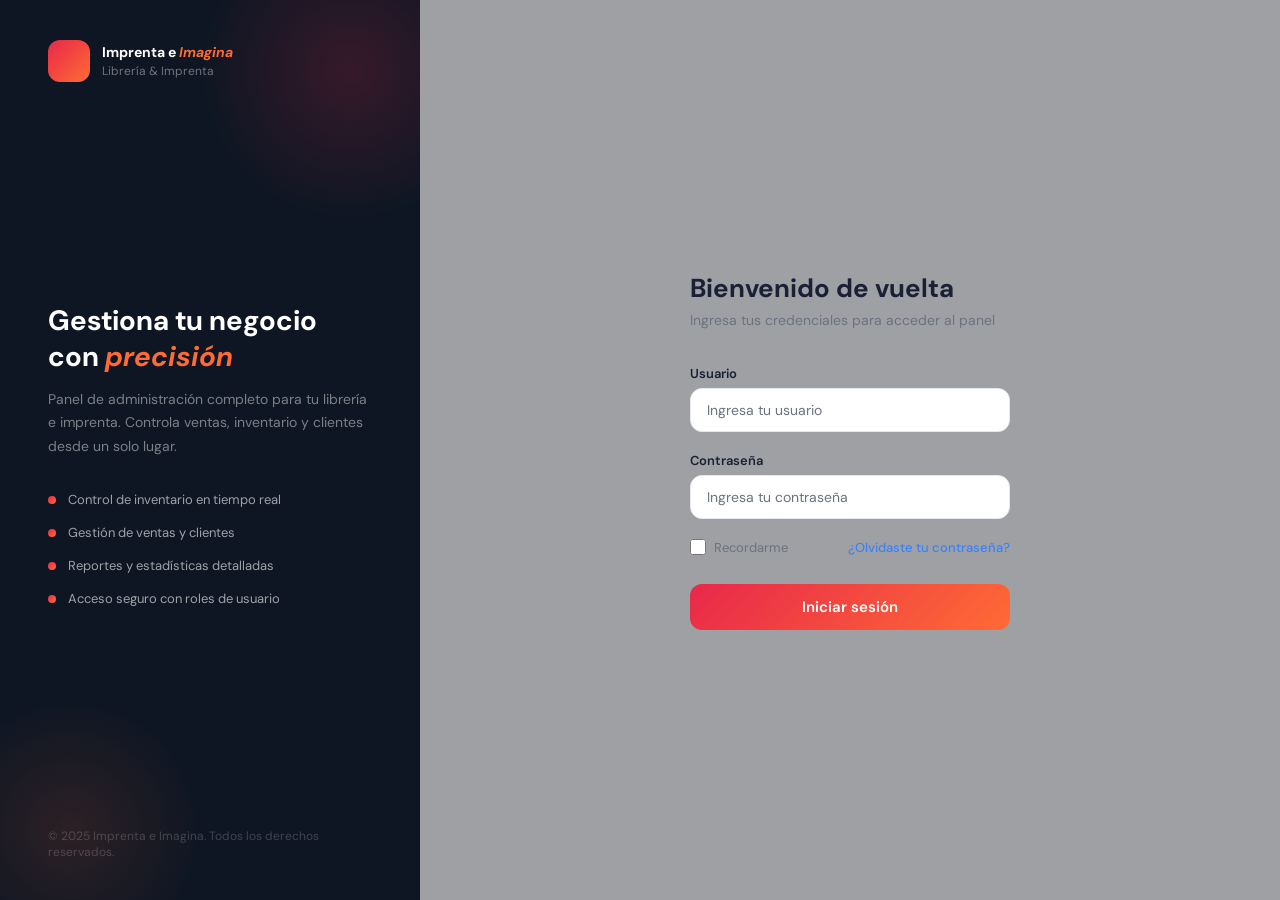
<file: Libreria/index.html>
<!DOCTYPE html>
<html lang="es">

<head>
<script>

const sesion = localStorage.getItem("login");

if(sesion !== "true"){
    window.location.href = "./Admin/login.html";
}

</script>

  <meta charset="UTF-8" />
  <meta name="viewport" content="width=device-width, initial-scale=1.0" />
  <title>Imprenta e Imagina – Dashboard</title>
  <link rel="stylesheet" href="css/global.css" />
  <link rel="stylesheet" href="css/dashboard.css" />
  
</head>
<body>

  <!-- ═══════════════════ SIDEBAR ═══════════════════ -->
  <aside class="sidebar">
    <div class="brand">
      <div class="brand-icon"></div>
      <div class="brand-text">
        <strong>Imprenta e <em>Imagina</em></strong>
        <span>Librería &amp; Imprenta</span>
      </div>
    </div>

    <nav class="sidebar-nav">
        <a href="../Libreria/Admin/nosotros.html" class="nav-item"><span class="nav-icon"></span> Nosotros
      <a href="../index.html"    class="nav-item"><span class="nav-icon"></span> Dashboard</a>
      <a href="../Libreria/Admin/productos.html"   class="nav-item"><span class="nav-icon"></span> Productos</a>
      <a href="../Libreria/Admin/clientes.html"    class="nav-item"><span class="nav-icon"></span> Clientes</a>
      <a href="../Libreria/Admin/ventas.html"      class="nav-item"><span class="nav-icon"></span> Ventas</a>
      <a href="../Libreria/Admin/inventario.html"  class="nav-item"><span class="nav-icon"></span> Inventario</a>
     
    </nav>

    <div class="sidebar-quick">
      <p class="quick-title">Accesos rápidos</p>
      <a href="../Libreria/Admin/productos.html" class="quick-link"><span></span> Nuevo producto</a>
      <a href="#" class="quick-link"><span></span> Categorías</a>
      <a href="#" class="quick-link"><span></span> Proveedores</a>
      <a href="#" class="quick-link"><span></span> Importar productos</a>
    </div>

    <div class="sidebar-footer">
      <div class="brand-icon"></div>
      <div>
        <strong>Imprenta e <em>Imagina</em></strong>
        <span>Librería &amp; Imprenta</span>
      </div>
    </div>
    <p class="sidebar-copy">© 2025 Todos los derechos reservados</p>
  </aside>

  <!-- ═══════════════════ MAIN ═══════════════════ -->
  <main class="main">

    <!-- TOPBAR -->
    <header class="topbar">
      <div class="page-title">
        <span class="page-title-icon"></span>
        <div>
          <h1>Dashboard</h1>
          <p>Resumen general del negocio</p>
        </div>
      </div>
      <div class="topbar-actions">
        <div class="date-badge"> Abril 2025</div>
        <button class="notif-btn"> <span class="badge">3</span></button>
        <div class="admin-info">
          <div class="avatar">A</div>
          <div>
            <strong>Admin</strong>
            <span>Administrador</span>
          </div>
        </div>
      </div>
    </header>

    <!-- BIENVENIDA -->
    <div class="welcome-banner">
      <div class="welcome-text">
        <h2>¡Buenos días, Admin! </h2>
        <p>Aquí tienes un resumen de cómo va el negocio hoy.</p>
      </div>
      <div class="welcome-actions">
        <a href="../Libreria/Admin/ventas.html" class="btn-primary"> Nueva venta</a>
        <a href="../Libreria/Admin/reportes.html" class="btn-secondary btn-primary"> Ver reportes</a>
      </div>
    </div>

    <!-- STATS PRINCIPALES -->
    <section class="stats">
      <div class="stat-card">
        <div class="stat-icon blue"></div>
        <div class="stat-body">
          <p class="stat-label">Ventas hoy</p>
          <strong class="stat-value">S/ 1,240</strong>
          <span class="stat-trend up">↑ 12% vs ayer</span>
        </div>
      </div>
      <div class="stat-card">
        <div class="stat-icon green"></div>
        <div class="stat-body">
          <p class="stat-label">Pedidos del mes</p>
          <strong class="stat-value">384</strong>
          <span class="stat-trend up">↑ 8% vs mes anterior</span>
        </div>
      </div>
      <div class="stat-card">
        <div class="stat-icon yellow"></div>
        <div class="stat-body">
          <p class="stat-label">Clientes activos</p>
          <strong class="stat-value">127</strong>
          <span class="stat-trend up">↑ 5 nuevos esta semana</span>
        </div>
      </div>
      <div class="stat-card">
        <div class="stat-icon red"></div>
        <div class="stat-body">
          <p class="stat-label">Productos sin stock</p>
          <strong class="stat-value">28</strong>
          <span class="stat-trend down">↓ Requieren reposición</span>
        </div>
      </div>
    </section>

    <!-- FILA CENTRAL: Ventas recientes + Actividad -->
    <div class="dash-grid">

      <!-- Ventas recientes -->
      <div class="card">
        <div class="card-header">
          <div>
            <p class="card-title">Ventas recientes</p>
            <p class="card-subtitle">Últimas transacciones del día</p>
          </div>
          <a href="../Libreria/Admin/ventas.html" class="card-link">Ver todas →</a>
        </div>
        
        <div class="table-wrap">
          <table>
            <thead>
              <tr>
                <th>Cliente</th>
                <th>Productos</th>
                <th>Total</th>
                <th>Estado</th>
              </tr>
            </thead>
            <tbody>
              <tr>
                <td>
                  <div class="client-cell">
                    <div class="client-avatar" style="background:#3b82f6">M</div>
                    <div>
                      <strong>María García</strong>
                      <span class="sub-text">hace 10 min</span>
                    </div>
                  </div>
                </td>
                <td>Cuadernos x3, Lapiceros x5</td>
                <td><strong>S/ 29.50</strong></td>
                <td><span class="status status-green">Completado</span></td>
              </tr>
              <tr>
                <td>
                  <div class="client-cell">
                    <div class="client-avatar" style="background:#a855f7">C</div>
                    <div>
                      <strong>Carlos Ruiz</strong>
                      <span class="sub-text">hace 42 min</span>
                    </div>
                  </div>
                </td>
                <td>Resmas A4 x2, Folder x10</td>
                <td><strong>S/ 45.00</strong></td>
                <td><span class="status status-green">Completado</span></td>
              </tr>
              <tr>
                <td>
                  <div class="client-cell">
                    <div class="client-avatar" style="background:#f59e0b">L</div>
                    <div>
                      <strong>Lucía Torres</strong>
                      <span class="sub-text">hace 1 hora</span>
                    </div>
                  </div>
                </td>
                <td>Impresión A4 x50</td>
                <td><strong>S/ 15.00</strong></td>
                <td><span class="status status-yellow">Pendiente</span></td>
              </tr>
              <tr>
                <td>
                  <div class="client-cell">
                    <div class="client-avatar" style="background:#22c55e">R</div>
                    <div>
                      <strong>Roberto Silva</strong>
                      <span class="sub-text">hace 2 horas</span>
                    </div>
                  </div>
                </td>
                <td>Engrapadora x1, Goma x2</td>
                <td><strong>S/ 21.00</strong></td>
                <td><span class="status status-green">Completado</span></td>
              </tr>
              <tr>
                <td>
                  <div class="client-cell">
                    <div class="client-avatar" style="background:#ef4444">A</div>
                    <div>
                      <strong>Ana Paredes</strong>
                      <span class="sub-text">hace 3 horas</span>
                    </div>
                  </div>
                </td>
                <td>Cuaderno espiral x2</td>
                <td><strong>S/ 11.00</strong></td>
                <td><span class="status status-red">Cancelado</span></td>
              </tr>
            </tbody>
          </table>
        </div>
      </div>
  </main>
</body>

<script src="./js/app.js"></script>
</html>
</file>
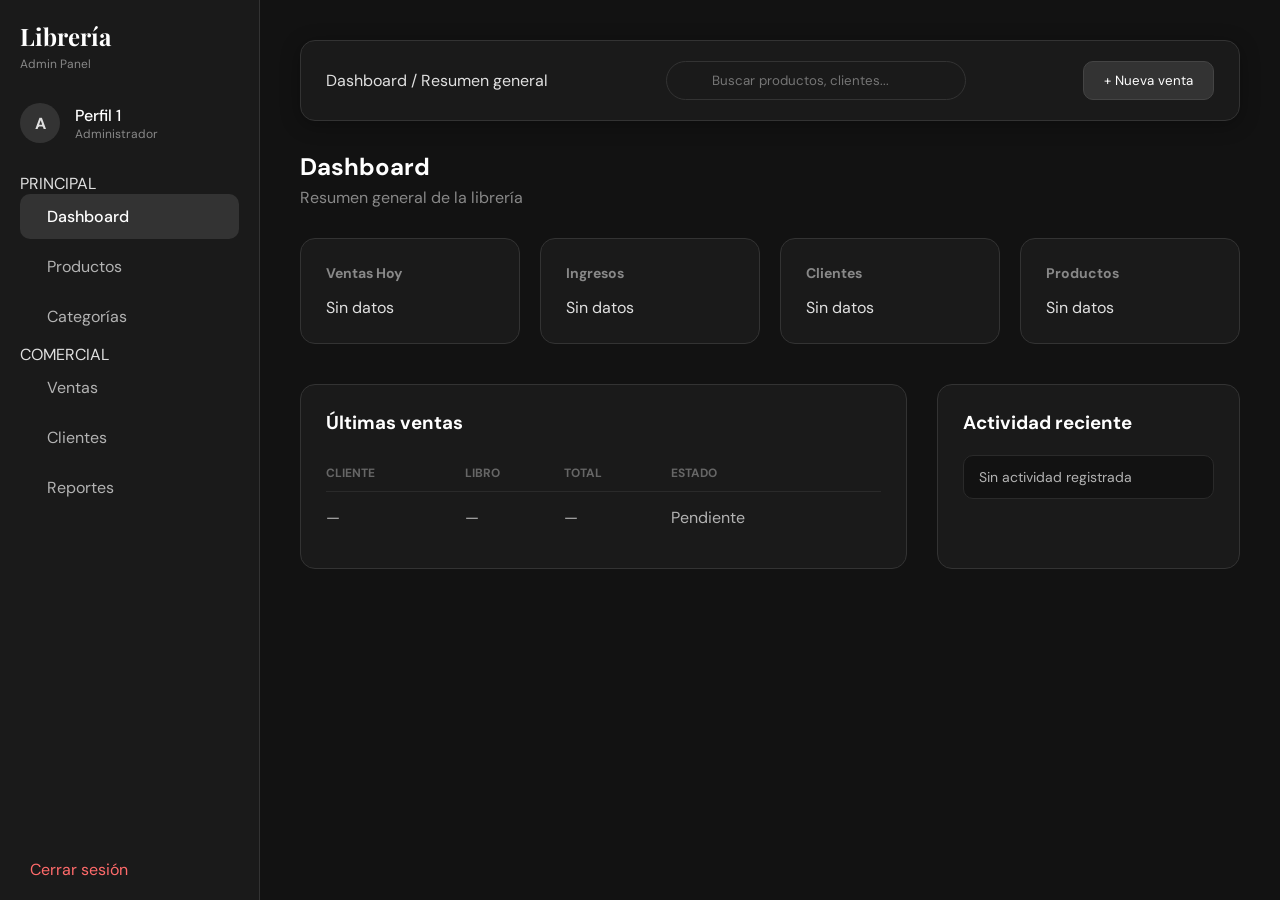
<file: Libreria/Admin/index.html>
<!DOCTYPE html>
<html lang="es">
<head>
  <meta charset="UTF-8" />
  <meta name="viewport" content="width=device-width, initial-scale=1.0"/>
  <title>Librería – Dashboard Admin</title>

  <link href="https://fonts.googleapis.com/css2?family=Playfair+Display:wght@600;700&family=DM+Sans:wght@300;400;500;600&display=swap" rel="stylesheet"/>
  <link rel="stylesheet" href="../assets/css/admin.css"/>

  <style>
    .panel {
      display: none;
    }
    .panel.active {
      display: block;
    }
  </style>
</head>

<body>

<div class="dashboard-container">

  <!-- SIDEBAR -->
  <aside class="sidebar">
    <div class="brand">
      <h1>Librería</h1>
      <span>Admin Panel</span>
    </div>

    <div class="user-profile">
      <div class="avatar">A</div>
      <div class="info">
        <p class="name">Perfil 1</p>
        <p class="role">Administrador</p>
      </div>
    </div>

    <nav class="menu">
      <p class="menu-label">PRINCIPAL</p>
      <ul>
        <li class="active" onclick="showPanel('dashboard')">
          <i class="ph ph-squares-four"></i> Dashboard
        </li>

        <li onclick="showPanel('productos')">
          <i class="ph ph-books"></i> Productos
        </li>

        <li onclick="showPanel('categorias')">
          <i class="ph ph-tag"></i> Categorías
        </li>
      </ul>

      <p class="menu-label">COMERCIAL</p>
      <ul>
        <li onclick="showPanel('ventas')">
          <i class="ph ph-receipt"></i> Ventas
        </li>

        <li onclick="showPanel('clientes')">
          <i class="ph ph-users"></i> Clientes
        </li>

        <li onclick="showPanel('reportes')">
          <i class="ph ph-chart-bar"></i> Reportes
        </li>
      </ul>
    </nav>

    <div class="logout">
      <i class="ph ph-sign-out"></i> Cerrar sesión
    </div>
  </aside>

  <!-- MAIN -->
  <main class="content">

    <!-- HEADER -->
    <header class="main-header">
      <div class="breadcrumb">Dashboard / Resumen general</div>
      <div class="search-bar">
        <i class="ph ph-magnifying-glass"></i>
        <input type="text" placeholder="Buscar productos, clientes...">
      </div>
      <button class="btn-primary">+ Nueva venta</button>
    </header>

    <!-- DASHBOARD -->
    <div id="dashboard" class="panel active">

      <section class="overview">
        <h2>Dashboard</h2>
        <p class="subtitle">Resumen general de la librería</p>

        <div class="stats-grid">
          <div class="stat-card"><h3>Ventas Hoy</h3><p>Sin datos</p></div>
          <div class="stat-card"><h3>Ingresos</h3><p>Sin datos</p></div>
          <div class="stat-card"><h3>Clientes</h3><p>Sin datos</p></div>
          <div class="stat-card"><h3>Productos</h3><p>Sin datos</p></div>
        </div>
      </section>

      <section class="details-section">
        <div class="recent-sales card">
          <h3>Últimas ventas</h3>
          <table>
            <tr><th>CLIENTE</th><th>LIBRO</th><th>TOTAL</th><th>ESTADO</th></tr>
            <tr><td>—</td><td>—</td><td>—</td><td>Pendiente</td></tr>
          </table>
        </div>

        <div class="recent-activity card">
          <h3>Actividad reciente</h3>
          <ul>
            <li>Sin actividad registrada</li>
          </ul>
        </div>
      </section>

    </div>

    <!-- PRODUCTOS -->
    <div id="productos" class="panel">

    <header class="main-header">
        <div class="breadcrumb">Dashboard / Productos</div>
        <div class="search-bar">
            <i class="ph ph-magnifying-glass"></i>
            <input type="text" placeholder="Buscar por nombre, autor o ISBN...">
        </div>
        <button class="btn-primary">+ Agregar Producto</button>
    </header>

    <section class="inventory-section">
        <div class="card">
            <div class="card-header">
                <h2>Inventario de Libros</h2>

                <div class="filters">
                    <span>Filtrar por:</span>
                    <select>
                        <option>Todas las categorías</option>
                        <option>Novela</option>
                        <option>Educación</option>
                    </select>
                </div>
            </div>

            <table>
                <thead>
                    <tr>
                        <th>CÓDIGO</th>
                        <th>TÍTULO</th>
                        <th>AUTOR</th>
                        <th>STOCK</th>
                        <th>PRECIO</th>
                        <th>ACCIONES</th>
                    </tr>
                </thead>

                <tbody>
                    <tr>
                        <td>#B-1024</td>
                        <td>El Principito</td>
                        <td>Antoine de Saint-Exupéry</td>
                        <td><span class="stock-badge low">5 unidades</span></td>
                        <td>S/12.50</td>
                        <td>
                            <button class="btn-icon"><i class="ph ph-pencil"></i></button>
                            <button class="btn-icon"><i class="ph ph-trash"></i></button>
                        </td>
                    </tr>
                </tbody>
            </table>
        </div>
    </section>

</div>

    <!-- CLIENTES -->
    <div id="clientes" class="panel">
      <h2>Clientes</h2>
      <div class="card">
        <p>Lista de clientes</p>
      </div>
    </div>

    <!-- VENTAS -->
    <div id="ventas" class="panel">
      <h2>Ventas</h2>
      <div class="card">
        <p>Registro de ventas</p>
      </div>
    </div>

    <!-- CATEGORÍAS -->
    <div id="categorias" class="panel">
      <h2>Categorías</h2>
      <div class="card">
        <p>Tipos de libros</p>
      </div>
    </div>

    <!-- REPORTES -->
    <div id="reportes" class="panel">
      <h2>Reportes</h2>
      <div class="card">
        <p>Estadísticas del sistema</p>
      </div>
    </div>

  </main>

</div>
 <script src="../assets/js/app.js"></script>
</body>
</html>
</file>
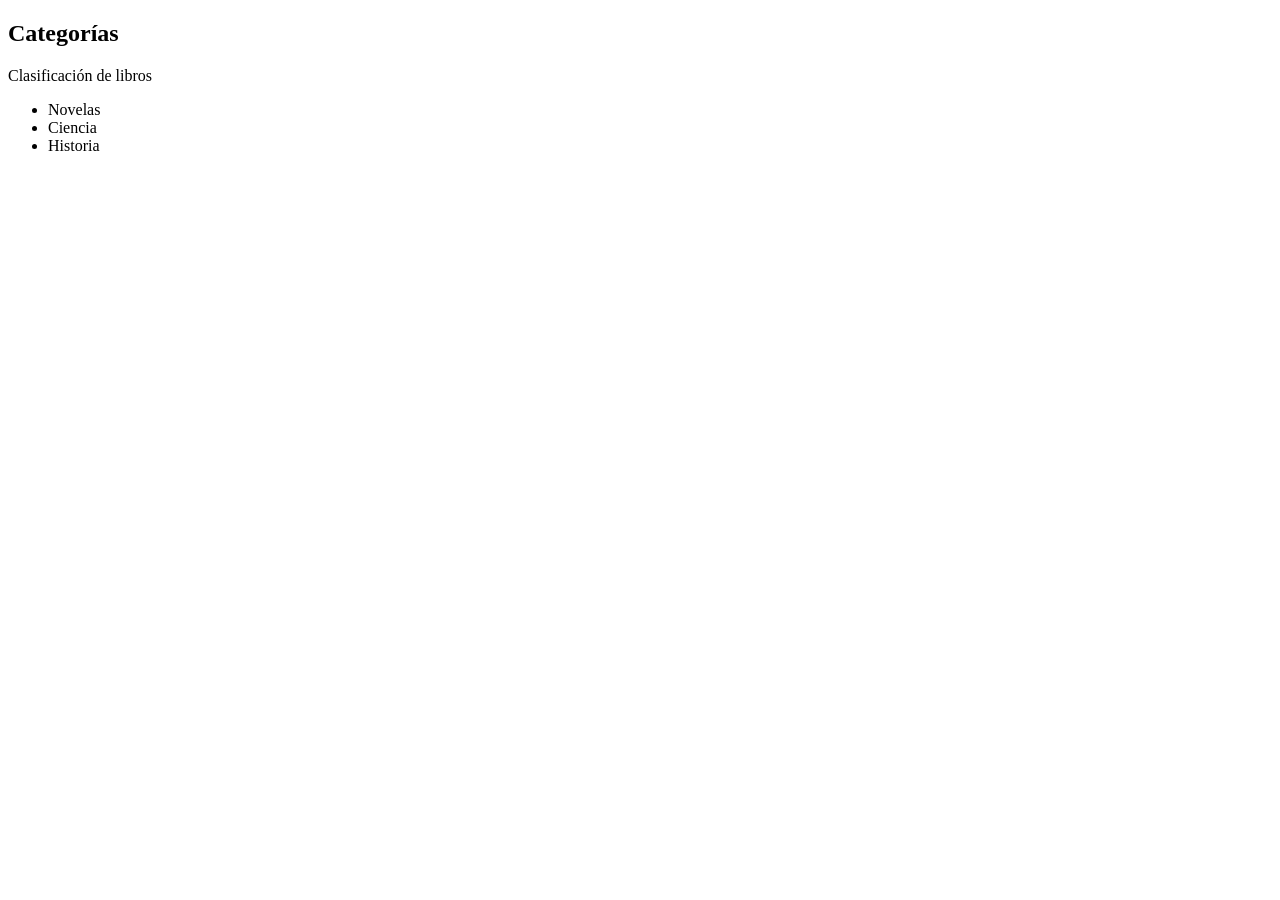
<file: Libreria/Admin/categorias.html>
<!DOCTYPE html>
<html lang="es">
<head>
    <meta charset="UTF-8">
    <meta name="viewport" content="width=device-width, initial-scale=1.0">
    <title>Document</title>
</head>
<body>
    <h2>Categorías</h2>
<p class="subtitle">Clasificación de libros</p>

<div class="card">
  <ul>
    <li>Novelas</li>
    <li>Ciencia</li>
    <li>Historia</li>
  </ul>
</div>

</body>
</html>
</file>
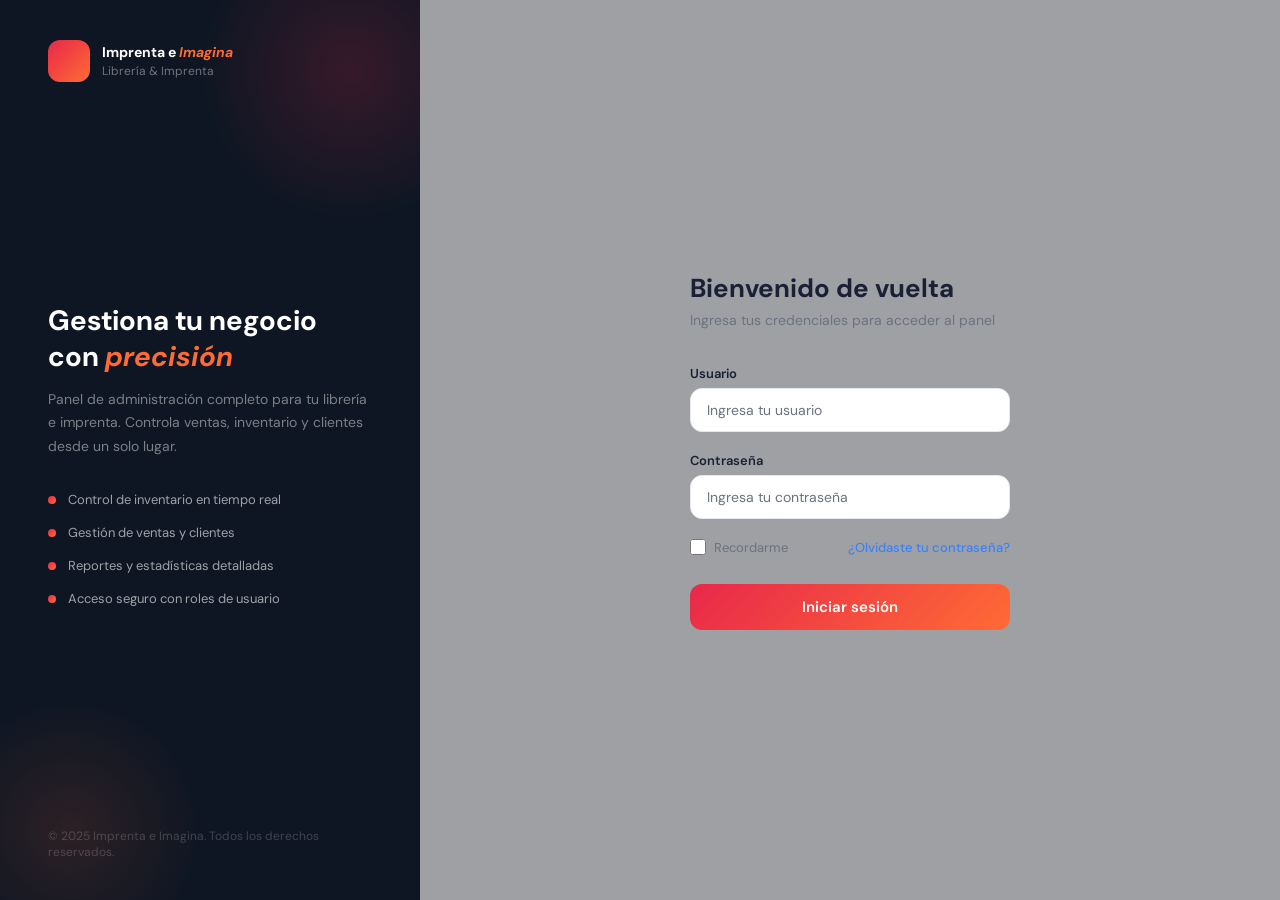
<file: Libreria/Admin/inventario.html>
<!DOCTYPE html>
<html lang="es">
<script>
  const login = localStorage.getItem("login");
  if(login !== "true") window.location.href = "./login.html";
</script>
<head>
  <meta charset="UTF-8" />
  <meta name="viewport" content="width=device-width, initial-scale=1.0" />
  <title>Imprenta e Imagina – Inventario</title>
  <link rel="stylesheet" href="../css/global.css" />
</head>
<body>

  <aside class="sidebar">
    <div class="brand">
      <div class="brand-icon"></div>
      <div class="brand-text">
        <strong>Imprenta e <em>Imagina</em></strong>
        <span>Librería &amp; Imprenta</span>
      </div>
    </div>
    <nav class="sidebar-nav">
      <a href="nosotros.html" class="nav-item"><span class="nav-icon"></span> Nosotros
      <a href="../index.html"    class="nav-item"><span class="nav-icon"></span> Dashboard</a>
      <a href="productos.html"      class="nav-item"><span class="nav-icon"></span> Productos</a>
      <a href="clientes.html"       class="nav-item"><span class="nav-icon"></span> Clientes</a>
      <a href="ventas.html"         class="nav-item"><span class="nav-icon"></span> Ventas</a>
      <a href="inventario.html"     class="nav-item active"><span class="nav-icon"></span> Inventario</a>
    </nav>
    <div class="sidebar-quick">
      <p class="quick-title">Accesos rápidos</p>
      <a href="productos.html" class="quick-link"><span></span> Nuevo producto</a>
      <a href="#" class="quick-link"><span></span> Categorías</a>
      <a href="#" class="quick-link"><span></span> Proveedores</a>
      <a href="#" class="quick-link"><span></span> Importar productos</a>
    </div>
    <div class="sidebar-footer">
      <div class="brand-icon"></div>
      <div>
        <strong>Imprenta e <em>Imagina</em></strong>
        <span>Librería &amp; Imprenta</span>
      </div>
    </div>
    <p class="sidebar-copy">© 2025 Todos los derechos reservados</p>
  </aside>

  <main class="main">

    <header class="topbar">
      <div class="page-title">
        <div class="page-title-icon"></div>
        <div>
          <h1>Inventario</h1>
          <p>Control de stock y existencias</p>
        </div>
      </div>
      <div class="topbar-actions">
        <div class="date-badge">📅 Abril 2025</div>
        <button class="notif-btn">🔔<span class="badge">3</span></button>
        <div class="admin-info">
          <div class="avatar">A</div>
          <div>
            <strong>Admin</strong>
            <span>Administrador</span>
          </div>
        </div>
      </div>
    </header>

    <section class="stats">
      <div class="stat-card">
        <div class="stat-icon blue"></div>
        <div>
          <p class="stat-label">Total productos</p>
          <strong class="stat-value">248</strong>
          <span class="stat-sub">En 6 categorías</span>
        </div>
      </div>
      <div class="stat-card">
        <div class="stat-icon yellow"></div>
        <div>
          <p class="stat-label">Stock bajo</p>
          <strong class="stat-value">18</strong>
          <span class="stat-sub">Por debajo del mínimo</span>
        </div>
      </div>
      <div class="stat-card">
        <div class="stat-icon red"></div>
        <div>
          <p class="stat-label">Sin stock</p>
          <strong class="stat-value">10</strong>
          <span class="stat-sub">Requieren reposición</span>
        </div>
      </div>
      <div class="stat-card">
        <div class="stat-icon green"></div>
        <div>
          <p class="stat-label">Valor del inventario</p>
          <strong class="stat-value">S/ 24,380</strong>
          <span class="stat-sub">Costo total en stock</span>
        </div>
      </div>
    </section>

    <div class="ventas-layout">

      <!-- TABLA -->
      <div>
        <div class="toolbar">
          <div class="search-wrap">
            <span class="search-icon">🔍</span>
            <input type="text" placeholder="Buscar producto por nombre o código..." />
          </div>
          <button class="btn-filter">Categoría ▾</button>
          <button class="btn-filter">Stock ▾</button>
          <button class="btn-primary btn-secondary">⬇ Exportar</button>
          <button class="btn-primary">＋ Ajuste de stock</button>
        </div>

        <div class="table-wrap" style="margin-top:16px;">
          <div style="padding:0 16px;">
            <div class="tabs">
              <button class="tab active">Todos <span class="tab-count">248</span></button>
              <button class="tab">Normal <span class="tab-count">220</span></button>
              <button class="tab">Stock bajo <span class="tab-count">18</span></button>
              <button class="tab">Sin stock <span class="tab-count">10</span></button>
            </div>
          </div>

          <table>
            <thead>
              <tr>
                <th>Producto</th>
                <th>Categoría</th>
                <th>Stock actual</th>
                <th>Mínimo</th>
                <th>Nivel</th>
                <th>P. Costo</th>
                <th>P. Venta</th>
                <th>Estado</th>
                <th>Acciones</th>
              </tr>
            </thead>
            <tbody>
              <tr>
                <td>
                  <div class="cell-with-thumb">
                    <span class="cell-thumb">📓</span>
                    <div>
                      <strong>Cuaderno A4 cuadriculado</strong>
                      <span class="sub-text col-code">COD-0021</span>
                    </div>
                  </div>
                </td>
                <td><span class="tag tag-blue">Cuadernos</span></td>
                <td><strong>142</strong></td>
                <td><span class="sub-text">20</span></td>
                <td>
                  <div class="stock-bar">
                    <div class="stock-fill" style="width:90%;background:#22c55e"></div>
                  </div>
                </td>
                <td>S/ 2.50</td>
                <td>S/ 4.50</td>
                <td><span class="status status-green">Normal</span></td>
                <td>
                  <div class="actions">
                    <button class="act-btn view">👁</button>
                    <button class="act-btn edit">✏️</button>
                    <button class="act-btn">⋯</button>
                  </div>
                </td>
              </tr>
              <tr>
                <td>
                  <div class="cell-with-thumb">
                    <span class="cell-thumb">🖨</span>
                    <div>
                      <strong>Resma papel bond A4 75g</strong>
                      <span class="sub-text col-code">COD-0008</span>
                    </div>
                  </div>
                </td>
                <td><span class="tag tag-purple">Papel</span></td>
                <td><strong>55</strong></td>
                <td><span class="sub-text">30</span></td>
                <td>
                  <div class="stock-bar">
                    <div class="stock-fill" style="width:65%;background:#22c55e"></div>
                  </div>
                </td>
                <td>S/ 12.00</td>
                <td>S/ 18.00</td>
                <td><span class="status status-green">Normal</span></td>
                <td>
                  <div class="actions">
                    <button class="act-btn view">👁</button>
                    <button class="act-btn edit">✏️</button>
                    <button class="act-btn">⋯</button>
                  </div>
                </td>
              </tr>
              <tr>
                <td>
                  <div class="cell-with-thumb">
                    <span class="cell-thumb">🖊</span>
                    <div>
                      <strong>Lapicero azul Faber-Castell</strong>
                      <span class="sub-text col-code">COD-0003</span>
                    </div>
                  </div>
                </td>
                <td><span class="tag tag-yellow">Útiles</span></td>
                <td><strong>14</strong></td>
                <td><span class="sub-text">50</span></td>
                <td>
                  <div class="stock-bar">
                    <div class="stock-fill" style="width:18%;background:#f59e0b"></div>
                  </div>
                </td>
                <td>S/ 0.80</td>
                <td>S/ 1.50</td>
                <td><span class="status status-yellow">Stock bajo</span></td>
                <td>
                  <div class="actions">
                    <button class="act-btn view">👁</button>
                    <button class="act-btn edit">✏️</button>
                    <button class="act-btn">⋯</button>
                  </div>
                </td>
              </tr>
              <tr>
                <td>
                  <div class="cell-with-thumb">
                    <span class="cell-thumb">🖨</span>
                    <div>
                      <strong>Tóner HP 85A negro</strong>
                      <span class="sub-text col-code">COD-0047</span>
                    </div>
                  </div>
                </td>
                <td><span class="tag tag-gray">Imprenta</span></td>
                <td><strong>0</strong></td>
                <td><span class="sub-text">5</span></td>
                <td>
                  <div class="stock-bar">
                    <div class="stock-fill" style="width:0%;background:#ef4444"></div>
                  </div>
                </td>
                <td>S/ 85.00</td>
                <td>S/ 120.00</td>
                <td><span class="status status-red">Sin stock</span></td>
                <td>
                  <div class="actions">
                    <button class="act-btn view">👁</button>
                    <button class="act-btn edit">✏️</button>
                    <button class="act-btn">⋯</button>
                  </div>
                </td>
              </tr>
              <tr>
                <td>
                  <div class="cell-with-thumb">
                    <span class="cell-thumb">📁</span>
                    <div>
                      <strong>Folder manila A4</strong>
                      <span class="sub-text col-code">COD-0015</span>
                    </div>
                  </div>
                </td>
                <td><span class="tag tag-yellow">Útiles</span></td>
                <td><strong>8</strong></td>
                <td><span class="sub-text">25</span></td>
                <td>
                  <div class="stock-bar">
                    <div class="stock-fill" style="width:22%;background:#f59e0b"></div>
                  </div>
                </td>
                <td>S/ 0.30</td>
                <td>S/ 0.70</td>
                <td><span class="status status-yellow">Stock bajo</span></td>
                <td>
                  <div class="actions">
                    <button class="act-btn view">👁</button>
                    <button class="act-btn edit">✏️</button>
                    <button class="act-btn">⋯</button>
                  </div>
                </td>
              </tr>
              <tr>
                <td>
                  <div class="cell-with-thumb">
                    <span class="cell-thumb">✂️</span>
                    <div>
                      <strong>Tijera escolar punta roma</strong>
                      <span class="sub-text col-code">COD-0031</span>
                    </div>
                  </div>
                </td>
                <td><span class="tag tag-yellow">Útiles</span></td>
                <td><strong>37</strong></td>
                <td><span class="sub-text">10</span></td>
                <td>
                  <div class="stock-bar">
                    <div class="stock-fill" style="width:75%;background:#22c55e"></div>
                  </div>
                </td>
                <td>S/ 2.00</td>
                <td>S/ 4.00</td>
                <td><span class="status status-green">Normal</span></td>
                <td>
                  <div class="actions">
                    <button class="act-btn view">👁</button>
                    <button class="act-btn edit">✏️</button>
                    <button class="act-btn">⋯</button>
                  </div>
                </td>
              </tr>
              <tr>
                <td>
                  <div class="cell-with-thumb">
                    <span class="cell-thumb">📌</span>
                    <div>
                      <strong>Cinta adhesiva transparente</strong>
                      <span class="sub-text col-code">COD-0012</span>
                    </div>
                  </div>
                </td>
                <td><span class="tag tag-yellow">Útiles</span></td>
                <td><strong>0</strong></td>
                <td><span class="sub-text">15</span></td>
                <td>
                  <div class="stock-bar">
                    <div class="stock-fill" style="width:0%;background:#ef4444"></div>
                  </div>
                </td>
                <td>S/ 1.20</td>
                <td>S/ 2.50</td>
                <td><span class="status status-red">Sin stock</span></td>
                <td>
                  <div class="actions">
                    <button class="act-btn view">👁</button>
                    <button class="act-btn edit">✏️</button>
                    <button class="act-btn del">🗑</button>
                  </div>
                </td>
              </tr>
            </tbody>
          </table>

          <div style="padding:14px 16px;border-top:1px solid var(--border);">
            <div class="pagination">
              <span class="pag-info">Mostrando 1–7 de 248 productos</span>
              <div class="pag-controls">
                <button class="pag-btn">‹</button>
                <button class="pag-btn active">1</button>
                <button class="pag-btn">2</button>
                <button class="pag-btn">3</button>
                <button class="pag-btn">…</button>
                <button class="pag-btn">36</button>
                <button class="pag-btn">›</button>
              </div>
              <div class="pag-size">
                <select>
                  <option>7 por página</option>
                  <option>15 por página</option>
                  <option>25 por página</option>
                </select>
              </div>
            </div>
          </div>
        </div>
      </div>

      <!-- PANEL DERECHO -->
      <div style="display:flex;flex-direction:column;gap:16px;">

        <!-- Alertas de reposición -->
        <div class="card">
          <div class="card-header">
            <div>
              <p class="card-title">Alertas de reposición</p>
              <p class="card-subtitle">Requieren atención inmediata</p>
            </div>
            <span class="tag tag-red">28</span>
          </div>
          <div class="alert-item">
            <div class="alert-icon" style="background:rgba(239,68,68,0.1)">🖨</div>
            <div class="alert-info">
              <strong>Tóner HP 85A</strong>
              <span>Sin stock — pedir mín. 5</span>
            </div>
            <span class="alert-stock" style="color:var(--red-dark)">0 uds</span>
          </div>
          <div class="alert-item">
            <div class="alert-icon" style="background:rgba(239,68,68,0.1)">📌</div>
            <div class="alert-info">
              <strong>Cinta adhesiva</strong>
              <span>Sin stock — pedir mín. 15</span>
            </div>
            <span class="alert-stock" style="color:var(--red-dark)">0 uds</span>
          </div>
          <div class="alert-item">
            <div class="alert-icon" style="background:rgba(245,158,11,0.1)">🖊</div>
            <div class="alert-info">
              <strong>Lapicero azul F-C</strong>
              <span>Stock bajo — mín. 50</span>
            </div>
            <span class="alert-stock" style="color:var(--yellow-dark)">14 uds</span>
          </div>
          <div class="alert-item">
            <div class="alert-icon" style="background:rgba(245,158,11,0.1)">📁</div>
            <div class="alert-info">
              <strong>Folder manila A4</strong>
              <span>Stock bajo — mín. 25</span>
            </div>
            <span class="alert-stock" style="color:var(--yellow-dark)">8 uds</span>
          </div>
          <div class="alert-item">
            <div class="alert-icon" style="background:rgba(245,158,11,0.1)">📎</div>
            <div class="alert-info">
              <strong>Clips metálicos x100</strong>
              <span>Stock bajo — mín. 20</span>
            </div>
            <span class="alert-stock" style="color:var(--yellow-dark)">6 uds</span>
          </div>
        </div>

        <!-- Por categoría -->
        <div class="card">
          <div class="card-header">
            <div>
              <p class="card-title">Por categoría</p>
              <p class="card-subtitle">Distribución del inventario</p>
            </div>
          </div>
          <div class="cat-item">
            <div class="cat-name"><div class="cat-dot" style="background:#3b82f6"></div>Útiles escolares</div>
            <span class="cat-count">98 productos</span>
          </div>
          <div class="cat-item">
            <div class="cat-name"><div class="cat-dot" style="background:#a855f7"></div>Papel y resmas</div>
            <span class="cat-count">42 productos</span>
          </div>
          <div class="cat-item">
            <div class="cat-name"><div class="cat-dot" style="background:#f59e0b"></div>Cuadernos</div>
            <span class="cat-count">38 productos</span>
          </div>
          <div class="cat-item">
            <div class="cat-name"><div class="cat-dot" style="background:#22c55e"></div>Archivadores</div>
            <span class="cat-count">31 productos</span>
          </div>
          <div class="cat-item">
            <div class="cat-name"><div class="cat-dot" style="background:#ef4444"></div>Imprenta</div>
            <span class="cat-count">24 productos</span>
          </div>
          <div class="cat-item">
            <div class="cat-name"><div class="cat-dot" style="background:#6b7280"></div>Otros</div>
            <span class="cat-count">15 productos</span>
          </div>
        </div>

      </div>
    </div>
  </main>

  <script>
    document.querySelectorAll('.tab').forEach(tab => {
      tab.addEventListener('click', () => {
        tab.closest('.tabs').querySelectorAll('.tab').forEach(t => t.classList.remove('active'));
        tab.classList.add('active');
      });
    });
    document.querySelectorAll('.pag-btn').forEach(btn => {
      btn.addEventListener('click', () => {
        if(['‹','›','…'].includes(btn.textContent.trim())) return;
        btn.closest('.pag-controls').querySelectorAll('.pag-btn').forEach(b => b.classList.remove('active'));
        btn.classList.add('active');
      });
    });
  </script>

</body>
</html>
</file>
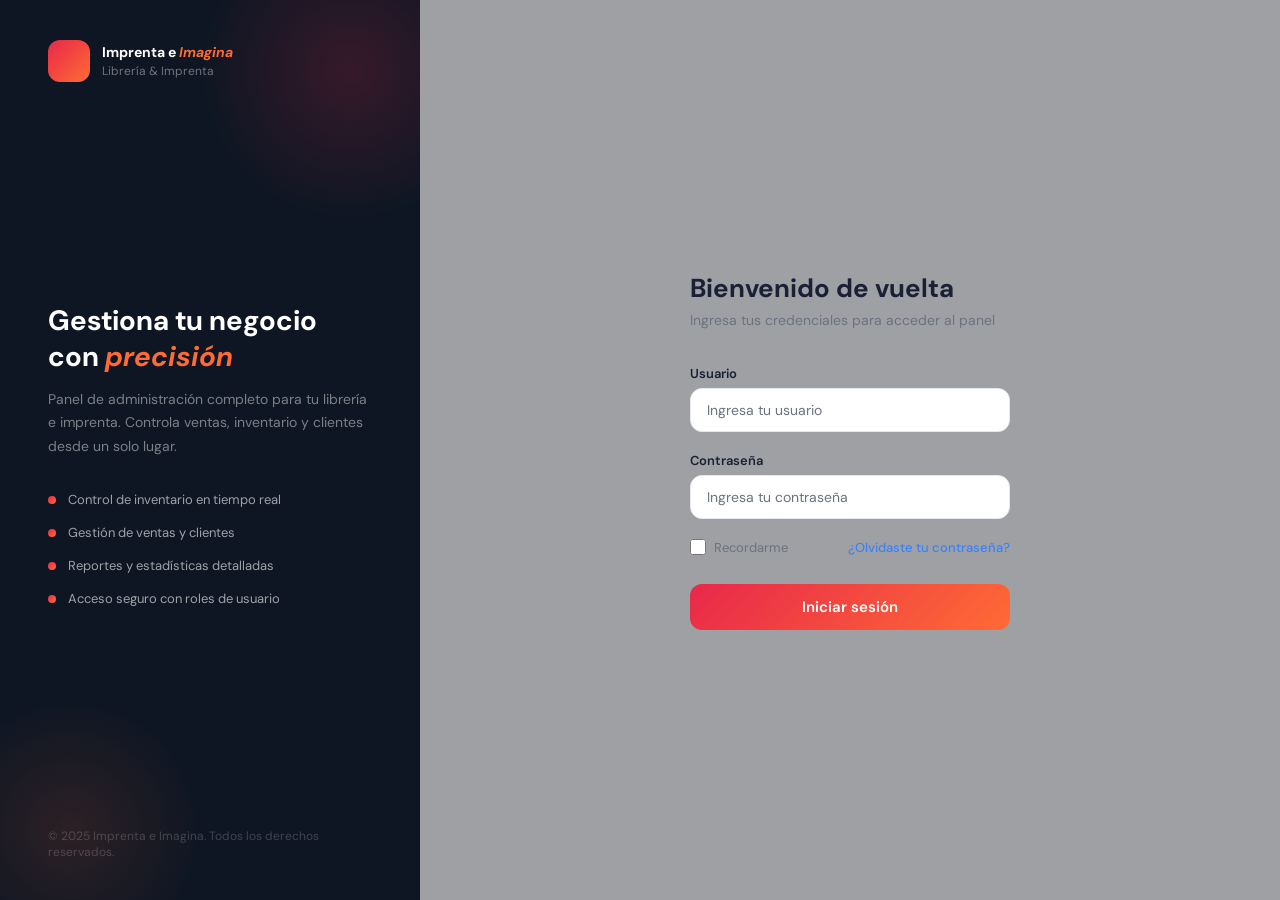
<file: Libreria/Admin/login.html>
<!DOCTYPE html>
<html lang="es">
<head>
  <meta charset="UTF-8" />
  <meta name="viewport" content="width=device-width, initial-scale=1.0"/>
  <title>Imprenta e Imagina – Iniciar sesión</title>
  <link href="https://fonts.googleapis.com/css2?family=DM+Sans:wght@300;400;500;600;700&display=swap" rel="stylesheet"/>
  <style>
    *, *::before, *::after { box-sizing: border-box; margin: 0; padding: 0; }

    :root {
      --sidebar-bg: #0f1623;
      --accent:     #e8284a;
      --accent2:    #ff6b35;
      --blue:       #3b82f6;
      --blue-dark:  #2563eb;
      --bg:         #f4f6fb;
      --white:      #ffffff;
      --text:       #1a2035;
      --muted:      #6b7280;
      --border:     #e5e8f0;
      --radius:     12px;
    }

    body {
      font-family: 'DM Sans', sans-serif;
      background: var(--bg);
      color: var(--text);
      min-height: 100vh;
      display: flex;
      font-size: 14px;
    }

    /* ── Panel izquierdo ── */
    .login-left {
      width: 420px;
      min-height: 100vh;
      background: var(--sidebar-bg);
      display: flex;
      flex-direction: column;
      padding: 40px 48px;
      position: relative;
      overflow: hidden;
      flex-shrink: 0;
    }

    .login-left::before {
      content: '';
      position: absolute;
      top: -80px; right: -80px;
      width: 300px; height: 300px;
      background: radial-gradient(circle, rgba(232,40,74,0.18) 0%, transparent 70%);
      pointer-events: none;
    }

    .login-left::after {
      content: '';
      position: absolute;
      bottom: -60px; left: -60px;
      width: 260px; height: 260px;
      background: radial-gradient(circle, rgba(255,107,53,0.12) 0%, transparent 70%);
      pointer-events: none;
    }

    .brand {
      display: flex;
      align-items: center;
      gap: 12px;
    }

    .brand-icon {
      width: 42px; height: 42px;
      background: linear-gradient(135deg, var(--accent), var(--accent2));
      border-radius: 12px;
      flex-shrink: 0;
    }

    .brand-text strong {
      display: block;
      color: #fff;
      font-size: 14px;
      font-weight: 700;
    }

    .brand-text strong em { color: var(--accent2); font-style: italic; }
    .brand-text span { color: rgba(255,255,255,0.4); font-size: 12px; }

    .left-content {
      flex: 1;
      display: flex;
      flex-direction: column;
      justify-content: center;
      padding: 40px 0;
    }

    .left-content h2 {
      color: #fff;
      font-size: 28px;
      font-weight: 700;
      line-height: 1.3;
      margin-bottom: 12px;
    }

    .left-content h2 em { color: var(--accent2); font-style: italic; }

    .left-content p {
      color: rgba(255,255,255,0.45);
      font-size: 14px;
      line-height: 1.7;
      margin-bottom: 32px;
    }

    .features { display: flex; flex-direction: column; gap: 16px; }

    .feature-item { display: flex; align-items: center; gap: 12px; }

    .feature-dot {
      width: 8px; height: 8px;
      border-radius: 50%;
      background: linear-gradient(135deg, var(--accent), var(--accent2));
      flex-shrink: 0;
    }

    .feature-item span { color: rgba(255,255,255,0.6); font-size: 13px; }

    .left-footer { color: rgba(255,255,255,0.2); font-size: 12px; }

    /* ── Panel derecho ── */
   .login-right {
  flex: 1;
  display: flex;
  align-items: center;
  justify-content: center;

  position: relative;
  overflow: hidden;
}

/* Video de fondo */
.video-bg {
 position: absolute;
  top: 50%;
  left: 50%;

  min-width: 100%;
  min-height: 100%;

  width: auto;
  height: auto;

  transform: translate(-50%, -50%);

  object-fit: cover;

  z-index: 1;
}

/* Oscurece un poco el video */
.overlay {
  position: absolute;
  top: 0;
  left: 0;

  width: 100%;
  height: 100%;

  background: rgba(0,0,0,0.35);

  z-index: 2;
}

/* Login encima del video */
.login-card {
  width: 100%;
  max-width: 400px;

  position: relative;
  z-index: 3;

  padding: 40px;
}

    .login-card { width: 100%; max-width: 400px; }

    .login-card h1 { font-size: 26px; font-weight: 700; margin-bottom: 6px; }

    .login-card .subtitle { color: var(--muted); font-size: 14px; margin-bottom: 36px; }

    .form-group { display: flex; flex-direction: column; gap: 6px; margin-bottom: 20px; }

    .form-group label { font-size: 13px; font-weight: 600; color: var(--text); }

    .input-wrap input {
      width: 100%;
      padding: 12px 16px;
      border: 1.5px solid var(--border);
      border-radius: var(--radius);
      font-family: inherit;
      font-size: 14px;
      color: var(--text);
      background: var(--white);
      outline: none;
      transition: border-color 0.2s, box-shadow 0.2s;
    }

    .input-wrap input:focus {
      border-color: var(--blue);
      box-shadow: 0 0 0 3px rgba(59,130,246,0.12);
    }

    .input-wrap input::placeholder { color: var(--muted); }

    .form-footer {
      display: flex;
      align-items: center;
      justify-content: space-between;
      margin-bottom: 28px;
    }

    .remember { display: flex; align-items: center; gap: 8px; font-size: 13px; color: var(--muted); cursor: pointer; }
    .remember input[type="checkbox"] { width: 16px; height: 16px; accent-color: var(--blue); cursor: pointer; }

    .forgot { font-size: 13px; color: var(--blue); font-weight: 500; text-decoration: none; transition: color 0.2s; }
    .forgot:hover { color: var(--blue-dark); }

    .btn-login {
      width: 100%;
      padding: 13px;
      background: linear-gradient(135deg, var(--accent), var(--accent2));
      border: none;
      border-radius: var(--radius);
      font-family: inherit;
      font-size: 15px;
      font-weight: 600;
      color: #fff;
      cursor: pointer;
      transition: opacity 0.2s, transform 0.15s;
    }

    .btn-login:hover { opacity: 0.92; transform: translateY(-1px); }

    .error-msg {
      display: none;
      background: rgba(239,68,68,0.08);
      border: 1px solid rgba(239,68,68,0.2);
      border-radius: var(--radius);
      padding: 12px 16px;
      font-size: 13px;
      color: #dc2626;
      margin-bottom: 20px;
    }

    .error-msg.show { display: block; }

    @media (max-width: 768px) {
      .login-left { display: none; }
      .login-right { padding: 32px 20px; }
    }
  </style>
</head>
<body>

  <div class="login-left">
    <div class="brand">
      <div class="brand-icon"></div>
      <div class="brand-text">
        <strong>Imprenta e <em>Imagina</em></strong>
        <span>Librería &amp; Imprenta</span>
      </div>
    </div>

    <div class="left-content">
      <h2>Gestiona tu negocio con <em>precisión</em></h2>
      <p>Panel de administración completo para tu librería e imprenta. Controla ventas, inventario y clientes desde un solo lugar.</p>

      <div class="features">
        <div class="feature-item">
          <div class="feature-dot"></div>
          <span>Control de inventario en tiempo real</span>
        </div>
        <div class="feature-item">
          <div class="feature-dot"></div>
          <span>Gestión de ventas y clientes</span>
        </div>
        <div class="feature-item">
          <div class="feature-dot"></div>
          <span>Reportes y estadísticas detalladas</span>
        </div>
        <div class="feature-item">
          <div class="feature-dot"></div>
          <span>Acceso seguro con roles de usuario</span>
        </div>
      </div>
    </div>

    <div class="left-footer">© 2025 Imprenta e Imagina. Todos los derechos reservados.</div>
  </div>

  <div class="login-right">
     <!-- Video de fondo -->
    <video autoplay muted loop playsinline class="video-bg">
        <source src="/Libreria/img/YTDown_YouTube_Library-B-Roll-Sequence_Media_ZNSA0NrDeb4_001_1080p.mp4" type="video/mp4">
    </video>

    <!-- Capa oscura opcional -->
    <div class="overlay"></div>

    <div class="login-card">
      <h1>Bienvenido de vuelta</h1>
      <p class="subtitle">Ingresa tus credenciales para acceder al panel</p>

      <div class="error-msg" id="errorMsg">
        Usuario o contraseña incorrectos. Intenta de nuevo.
      </div>

      <div class="form-group">
        <label for="usuario">Usuario</label>
        <div class="input-wrap">
          <input type="text" id="usuario" placeholder="Ingresa tu usuario"/>
        </div>
      </div>

      <div class="form-group">
        <label for="password">Contraseña</label>
        <div class="input-wrap">
          <input type="password" id="password" placeholder="Ingresa tu contraseña"/>
        </div>
      </div>

      <div class="form-footer">
        <label class="remember">
          <input type="checkbox"/> Recordarme
        </label>
        <a href="#" class="forgot">¿Olvidaste tu contraseña?</a>
      </div>
      <button class="btn-login" onclick="login()">Iniciar sesión</button>
       </div>
  </div>

  <script src="../js/app.js"></script>
</html>
</file>
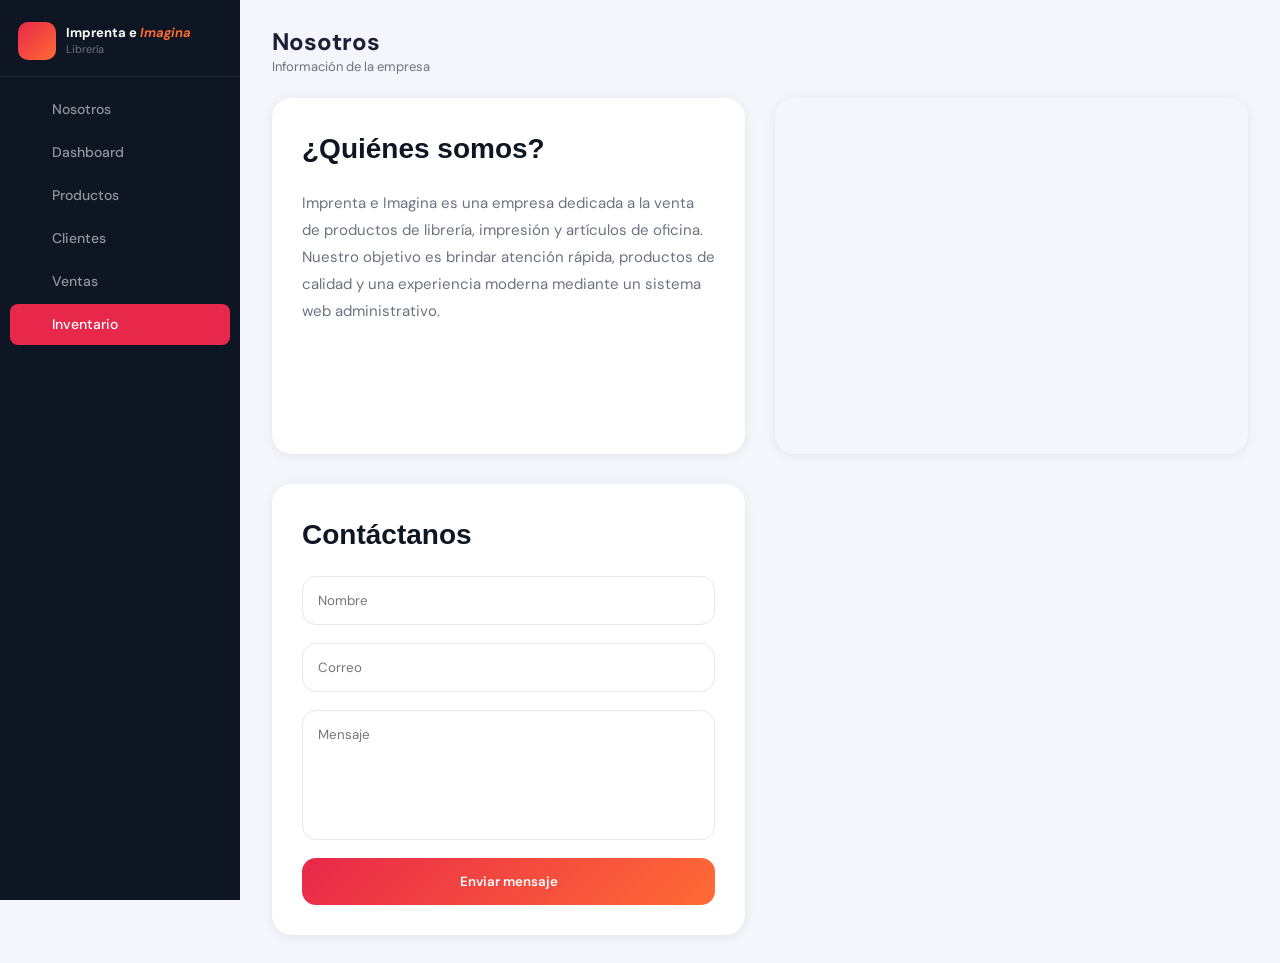
<file: Libreria/Admin/nosotros.html>
<!DOCTYPE html>
<html lang="es">
<head>

<meta charset="UTF-8">
<meta name="viewport" content="width=device-width, initial-scale=1.0">

<title>Nosotros</title>

<link rel="stylesheet" href="../css/global.css">

</head>
<body>

<!-- SIDEBAR -->
<aside class="sidebar">

  <div class="brand">
    <div class="brand-icon"></div>

    <div class="brand-text">
      <strong>Imprenta e <em>Imagina</em></strong>
      <span>Librería</span>
    </div>
  </div>

  <nav class="sidebar-nav">

 <a href="nosotros.html" class="nav-item"><span class="nav-icon"></span> Nosotros
      <a href="../index.html"    class="nav-item"><span class="nav-icon"></span> Dashboard</a>
      <a href="productos.html"      class="nav-item"><span class="nav-icon"></span> Productos</a>
      <a href="clientes.html"       class="nav-item"><span class="nav-icon"></span> Clientes</a>
      <a href="ventas.html"         class="nav-item"><span class="nav-icon"></span> Ventas</a>
      <a href="inventario.html"     class="nav-item active"><span class="nav-icon"></span> Inventario</a>
  </nav>

</aside>

<!-- MAIN -->
<main class="main">

  <header class="topbar">

    <div class="page-title">

      <div>

        <h1>Nosotros</h1>

        <p>Información de la empresa</p>

      </div>

    </div>

  </header>

  <!-- GRID -->
  <div class="nosotros-container">

    <!-- INFO -->
    <div class="nosotros-card">

      <h2>¿Quiénes somos?</h2>

      <p>
        Imprenta e Imagina es una empresa dedicada
        a la venta de productos de librería,
        impresión y artículos de oficina.
        Nuestro objetivo es brindar atención rápida,
        productos de calidad y una experiencia moderna
        mediante un sistema web administrativo.
      </p>

    </div>

    <!-- MAPA -->
    <div class="mapa">

      <iframe 
      src="https://www.google.com/maps/embed?pb=!1m18!1m12!1m3!1d6217.043585189928!2d-77.06637693303016!3d-11.886922429723931!2m3!1f0!2f0!3f0!3m2!1i1024!2i768!4f13.1!3m3!1m2!1s0x9105d15d30c2571f%3A0x6c0e2edbb4ad0359!2sLibrer%C3%ADa%20-%20Bazar%20ROXANA!5e1!3m2!1ses-419!2spe!4v1780008492809!5m2!1ses-419!2spe"
      loading="lazy">
      </iframe>

    </div>

    <!-- FORMULARIO -->
    <div class="nosotros-card">

      <h2>Contáctanos</h2>

      <form class="contacto-form">

        <input type="text" placeholder="Nombre">

        <input type="email" placeholder="Correo">

        <textarea placeholder="Mensaje"></textarea>

        <button>
          Enviar mensaje
        </button>

      </form>

    </div>

  </div>

</main>

</body>
</html>
</file>
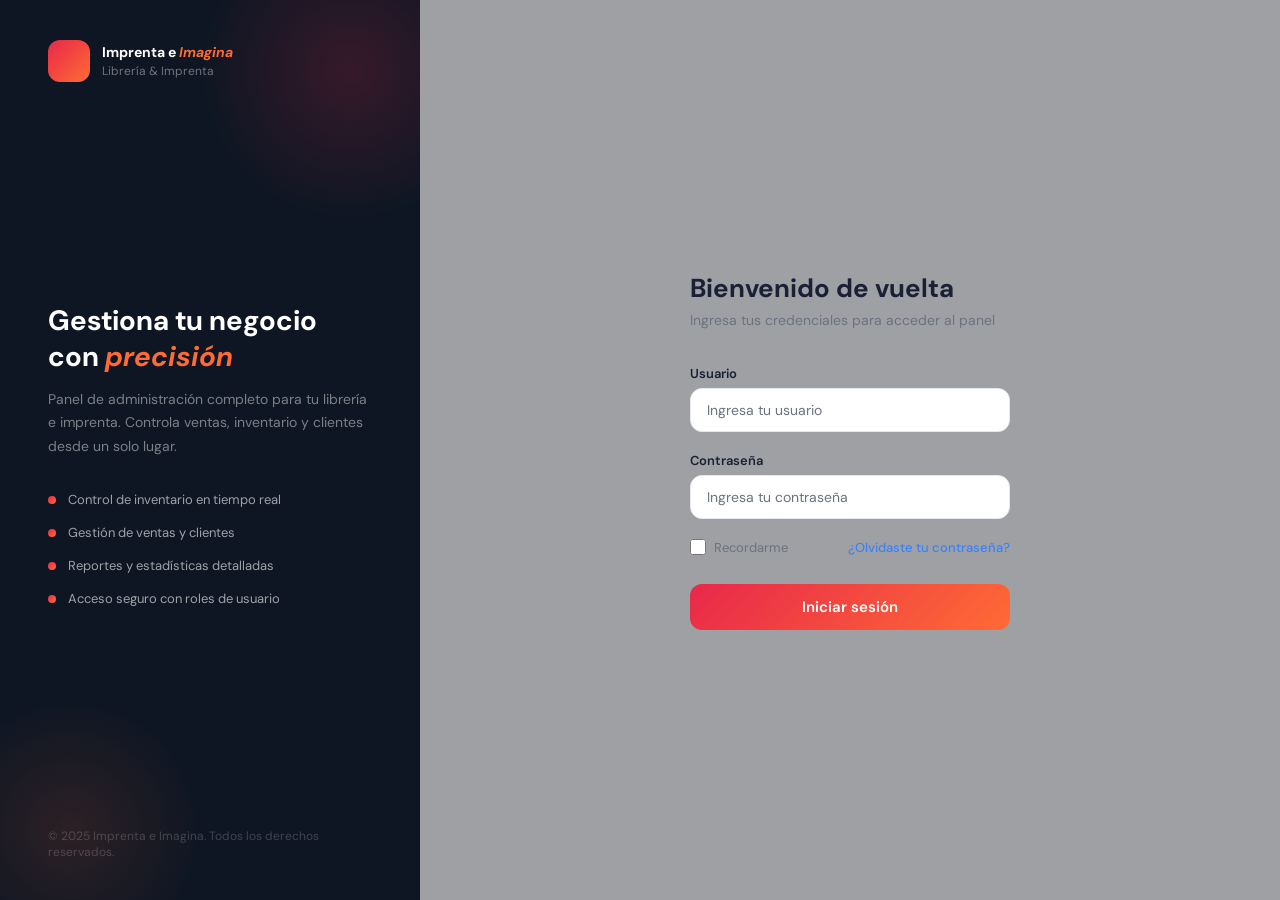
<file: Libreria/Admin/ventas.html>
<!DOCTYPE html>
<html lang="es">
<script>
  const login = localStorage.getItem("login");
  if(login !== "true") window.location.href = "./login.html";
</script>
<head>
  <meta charset="UTF-8" />
  <meta name="viewport" content="width=device-width, initial-scale=1.0" />
  <title>Imprenta e Imagina – Ventas</title>
  <link rel="stylesheet" href="../css/global.css" />
</head>
<body>

  <aside class="sidebar">
    <div class="brand">
      <div class="brand-icon"></div>
      <div class="brand-text">
        <strong>Imprenta e <em>Imagina</em></strong>
        <span>Librería &amp; Imprenta</span>
      </div>
    </div>
    <nav class="sidebar-nav">
      <a href="nosotros.html" class="nav-item"><span class="nav-icon"></span> Nosotros
      <a href="../index.html"    class="nav-item"><span class="nav-icon"></span> Dashboard</a>
      <a href="productos.html"         class="nav-item"><span class="nav-icon"></span> Productos</a>
      <a href="clientes.html"          class="nav-item"><span class="nav-icon"></span> Clientes</a>
      <a href="ventas.html"            class="nav-item active"><span class="nav-icon"></span> Ventas</a>
      <a href="inventario.html"        class="nav-item"><span class="nav-icon"></span> Inventario</a>
    </nav>
    <div class="sidebar-quick">
      <p class="quick-title">Accesos rápidos</p>
      <a href="productos.html" class="quick-link"><span></span> Nuevo producto</a>
      <a href="#" class="quick-link"><span></span> Categorías</a>
      <a href="#" class="quick-link"><span></span> Proveedores</a>
      <a href="#" class="quick-link"><span></span> Importar productos</a>
    </div>
    <div class="sidebar-footer">
      <div class="brand-icon"></div>
      <div>
        <strong>Imprenta e <em>Imagina</em></strong>
        <span>Librería &amp; Imprenta</span>
      </div>
    </div>
    <p class="sidebar-copy">© 2025 Todos los derechos reservados</p>
  </aside>

  <main class="main">

    <header class="topbar">
      <div class="page-title">
        <div class="page-title-icon"></div>
        <div>
          <h1>Ventas</h1>
          <p>Gestión de ventas y transacciones</p>
        </div>
      </div>
      <div class="topbar-actions">
        <div class="date-badge">Abril 2025</div>
        <button class="notif-btn"><span class="badge">3</span></button>
        <div class="admin-info">
          <div class="avatar">A</div>
          <div>
            <strong>Admin</strong>
            <span>Administrador</span>
          </div>
        </div>
      </div>
    </header>

    <section class="stats">
      <div class="stat-card">
        <div class="stat-icon blue"></div>
        <div>
          <p class="stat-label">Ventas hoy</p>
          <strong class="stat-value">S/ 1,240</strong>
          <span class="stat-sub">↑ 12% vs ayer</span>
        </div>
      </div>
      <div class="stat-card">
        <div class="stat-icon green"></div>
        <div>
          <p class="stat-label">Total del mes</p>
          <strong class="stat-value">S/ 18,450</strong>
          <span class="stat-sub">↑ 8% vs mes anterior</span>
        </div>
      </div>
      <div class="stat-card">
        <div class="stat-icon yellow"></div>
        <div>
          <p class="stat-label">Pedidos pendientes</p>
          <strong class="stat-value">14</strong>
          <span class="stat-sub">↓ Requieren atención</span>
        </div>
      </div>
      <div class="stat-card">
        <div class="stat-icon purple"></div>
        <div>
          <p class="stat-label">Ticket promedio</p>
          <strong class="stat-value">S/ 48.05</strong>
          <span class="stat-sub">↑ 3% esta semana</span>
        </div>
      </div>
    </section>

    <div class="ventas-layout">

      <!-- TABLA -->
      <div>
        <div class="toolbar">
          <div class="search-wrap">
            <span class="search-icon"></span>
            <input type="text" placeholder="Buscar por cliente, N° orden o producto..." />
          </div>
          <button class="btn-filter">Estado ▾</button>
          <button class="btn-filter">Método ▾</button>
          <button class="btn-primary btn-secondary">⬇ Exportar</button>
          <button class="btn-primary"> Nueva venta</button>
        </div>

        <div class="table-wrap" style="margin-top:16px;">
          <div style="padding:0 16px;">
            <div class="tabs">
              <button class="tab active">Todas <span class="tab-count">384</span></button>
              <button class="tab">Completadas <span class="tab-count">341</span></button>
              <button class="tab">Pendientes <span class="tab-count">14</span></button>
              <button class="tab">Canceladas <span class="tab-count">29</span></button>
            </div>
          </div>

          <table>
            <thead>
              <tr>
                <th>N° Orden</th>
                <th>Cliente</th>
                <th>Productos</th>
                <th>Método</th>
                <th>Total</th>
                <th>Estado</th>
                <th>Fecha</th>
                <th>Acciones</th>
              </tr>
            </thead>
            <tbody>
              <tr>
                <td><span class="col-code">#ORD-0384</span></td>
                <td>
                  <div class="client-cell">
                    <div class="client-avatar" style="background:#3b82f6">M</div>
                    <div>
                      <strong>María García</strong>
                      <span class="sub-text">DNI: 45782341</span>
                    </div>
                  </div>
                </td>
                <td>Cuadernos x3, Lapiceros x5<br><span class="sub-text">3 productos</span></td>
                <td><span class="pay-badge">💵 Efectivo</span></td>
                <td><strong>S/ 29.50</strong></td>
                <td><span class="status status-green">Completado</span></td>
                <td><span class="sub-text">Hoy, 10:32 am</span></td>
                <td>
                  <div class="actions">
                    <button class="act-btn view">👁</button>
                    <button class="act-btn edit">🖨</button>
                    <button class="act-btn">⋯</button>
                  </div>
                </td>
              </tr>
              <tr>
                <td><span class="col-code">#ORD-0383</span></td>
                <td>
                  <div class="client-cell">
                    <div class="client-avatar" style="background:#a855f7">C</div>
                    <div>
                      <strong>Carlos Ruiz</strong>
                      <span class="sub-text">DNI: 38291047</span>
                    </div>
                  </div>
                </td>
                <td>Resmas A4 x2, Folder x10<br><span class="sub-text">2 productos</span></td>
                <td><span class="pay-badge">📱 Yape / Plin</span></td>
                <td><strong>S/ 45.00</strong></td>
                <td><span class="status status-green">Completado</span></td>
                <td><span class="sub-text">Hoy, 09:48 am</span></td>
                <td>
                  <div class="actions">
                    <button class="act-btn view">👁</button>
                    <button class="act-btn edit">🖨</button>
                    <button class="act-btn">⋯</button>
                  </div>
                </td>
              </tr>
              <tr>
                <td><span class="col-code">#ORD-0382</span></td>
                <td>
                  <div class="client-cell">
                    <div class="client-avatar" style="background:#f59e0b">L</div>
                    <div>
                      <strong>Lucía Torres</strong>
                      <span class="sub-text">DNI: 72901834</span>
                    </div>
                  </div>
                </td>
                <td>Impresión A4 x50<br><span class="sub-text">1 producto</span></td>
                <td><span class="pay-badge"> Tarjeta</span></td>
                <td><strong>S/ 15.00</strong></td>
                <td><span class="status status-yellow">Pendiente</span></td>
                <td><span class="sub-text">Hoy, 09:05 am</span></td>
                <td>
                  <div class="actions">
                    <button class="act-btn view">👁</button>
                    <button class="act-btn edit">🖨</button>
                    <button class="act-btn">⋯</button>
                  </div>
                </td>
              </tr>
              <tr>
                <td><span class="col-code">#ORD-0381</span></td>
                <td>
                  <div class="client-cell">
                    <div class="client-avatar" style="background:#22c55e">R</div>
                    <div>
                      <strong>Roberto Silva</strong>
                      <span class="sub-text">DNI: 61038274</span>
                    </div>
                  </div>
                </td>
                <td>Engrapadora x1, Goma x2<br><span class="sub-text">2 productos</span></td>
                <td><span class="pay-badge"> Yape / Plin</span></td>
                <td><strong>S/ 21.00</strong></td>
                <td><span class="status status-green">Completado</span></td>
                <td><span class="sub-text">Hoy, 08:17 am</span></td>
                <td>
                  <div class="actions">
                    <button class="act-btn view">👁</button>
                    <button class="act-btn edit">🖨</button>
                    <button class="act-btn">⋯</button>
                  </div>
                </td>
              </tr>
              <tr>
                <td><span class="col-code">#ORD-0380</span></td>
                <td>
                  <div class="client-cell">
                    <div class="client-avatar" style="background:#ef4444">A</div>
                    <div>
                      <strong>Ana Paredes</strong>
                      <span class="sub-text">DNI: 53827104</span>
                    </div>
                  </div>
                </td>
                <td>Cuaderno espiral x2<br><span class="sub-text">1 producto</span></td>
                <td><span class="pay-badge">💵 Efectivo</span></td>
                <td><strong>S/ 11.00</strong></td>
                <td><span class="status status-red">Cancelado</span></td>
                <td><span class="sub-text">Ayer, 05:50 pm</span></td>
                <td>
                  <div class="actions">
                    <button class="act-btn view">👁</button>
                    <button class="act-btn edit">🖨</button>
                    <button class="act-btn del">🗑</button>
                  </div>
                </td>
              </tr>
              <tr>
                <td><span class="col-code">#ORD-0379</span></td>
                <td>
                  <div class="client-cell">
                    <div class="client-avatar" style="background:#06b6d4">J</div>
                    <div>
                      <strong>Jorge Mendoza</strong>
                      <span class="sub-text">RUC: 20482736191</span>
                    </div>
                  </div>
                </td>
                <td>Millar papel bond, Tóner HP<br><span class="sub-text">2 productos</span></td>
                <td><span class="pay-badge">🏦 Transferencia</span></td>
                <td><strong>S/ 185.00</strong></td>
                <td><span class="status status-blue">En proceso</span></td>
                <td><span class="sub-text">Ayer, 03:22 pm</span></td>
                <td>
                  <div class="actions">
                    <button class="act-btn view">👁</button>
                    <button class="act-btn edit">🖨</button>
                    <button class="act-btn">⋯</button>
                  </div>
                </td>
              </tr>
              <tr>
                <td><span class="col-code">#ORD-0378</span></td>
                <td>
                  <div class="client-cell">
                    <div class="client-avatar" style="background:#14b8a6">S</div>
                    <div>
                      <strong>Sofía Castro</strong>
                      <span class="sub-text">DNI: 48291736</span>
                    </div>
                  </div>
                </td>
                <td>Agenda 2025 x1, Post-it x3<br><span class="sub-text">2 productos</span></td>
                <td><span class="pay-badge">📱 Yape / Plin</span></td>
                <td><strong>S/ 38.50</strong></td>
                <td><span class="status status-green">Completado</span></td>
                <td><span class="sub-text">Ayer, 11:10 am</span></td>
                <td>
                  <div class="actions">
                    <button class="act-btn view">👁</button>
                    <button class="act-btn edit">🖨</button>
                    <button class="act-btn">⋯</button>
                  </div>
                </td>
              </tr>
            </tbody>
          </table>

          <div style="padding:14px 16px;border-top:1px solid var(--border);">
            <div class="pagination">
              <span class="pag-info">Mostrando 1–7 de 384 ventas</span>
              <div class="pag-controls">
                <button class="pag-btn">‹</button>
                <button class="pag-btn active">1</button>
                <button class="pag-btn">2</button>
                <button class="pag-btn">3</button>
                <button class="pag-btn">…</button>
                <button class="pag-btn">55</button>
                <button class="pag-btn">›</button>
              </div>
              <div class="pag-size">
                <select>
                  <option>7 por página</option>
                  <option>15 por página</option>
                  <option>25 por página</option>
                </select>
              </div>
            </div>
          </div>
        </div>
      </div>

      <!-- PANEL DERECHO -->
      <div style="display:flex;flex-direction:column;gap:16px;">

        <div class="card">
          <div class="card-header">
            <div>
              <p class="card-title">Resumen del mes</p>
              <p class="card-subtitle">Abril 2025</p>
            </div>
          </div>
          <div class="summary-row"><span>Total facturado</span><span class="val" style="color:var(--green-dark)">S/ 18,450</span></div>
          <div class="summary-row"><span>Transacciones</span><span class="val">384</span></div>
          <div class="summary-row"><span>Ticket promedio</span><span class="val">S/ 48.05</span></div>
          <div class="summary-row"><span>Canceladas</span><span class="val" style="color:var(--red-dark)">S/ 210.00</span></div>
          <div class="summary-row"><span>Pendientes de cobro</span><span class="val" style="color:var(--yellow-dark)">S/ 645.00</span></div>
        </div>

        <div class="card">
          <div class="card-header">
            <div>
              <p class="card-title">Métodos de pago</p>
              <p class="card-subtitle">Distribución del mes</p>
            </div>
          </div>
          <div class="donut-wrap">
            <svg class="donut" width="100" height="100" viewBox="0 0 100 100">
              <circle cx="50" cy="50" r="36" stroke="#3b82f6" stroke-dasharray="90.5 136" stroke-dashoffset="0"/>
              <circle cx="50" cy="50" r="36" stroke="#22c55e" stroke-dasharray="67.9 158" stroke-dashoffset="-90.5"/>
              <circle cx="50" cy="50" r="36" stroke="#f59e0b" stroke-dasharray="40.7 186" stroke-dashoffset="-158.4"/>
              <circle cx="50" cy="50" r="36" stroke="#a855f7" stroke-dasharray="27.1 199" stroke-dashoffset="-199.1"/>
            </svg>
          </div>
          <div class="legend">
            <div class="legend-item"><div class="legend-dot" style="background:#3b82f6"></div>Yape / Plin<span class="legend-amount">40% — S/ 7,380</span></div>
            <div class="legend-item"><div class="legend-dot" style="background:#22c55e"></div>Efectivo<span class="legend-amount">30% — S/ 5,535</span></div>
            <div class="legend-item"><div class="legend-dot" style="background:#f59e0b"></div>Tarjeta<span class="legend-amount">18% — S/ 3,321</span></div>
            <div class="legend-item"><div class="legend-dot" style="background:#a855f7"></div>Transferencia<span class="legend-amount">12% — S/ 2,214</span></div>
          </div>
        </div>

        <div class="card">
          <div class="card-header">
            <div>
              <p class="card-title">Top clientes</p>
              <p class="card-subtitle">Mayor gasto del mes</p>
            </div>
            <a href="clientes.html" class="card-link">Ver todos →</a>
          </div>
          <div class="top-item">
            <div class="top-rank">1</div>
            <div class="top-info">
              <strong>Jorge Mendoza</strong><span>45 compras</span>
              <div class="bar-track"><div class="bar-fill" style="width:100%;background:#3b82f6"></div></div>
            </div>
            <span class="top-amount">S/ 1,850</span>
          </div>
          <div class="top-item">
            <div class="top-rank">2</div>
            <div class="top-info">
              <strong>Roberto Silva</strong><span>31 compras</span>
              <div class="bar-track"><div class="bar-fill" style="width:68%;background:#22c55e"></div></div>
            </div>
            <span class="top-amount">S/ 720</span>
          </div>
          <div class="top-item">
            <div class="top-rank">3</div>
            <div class="top-info">
              <strong>María García</strong><span>24 compras</span>
              <div class="bar-track"><div class="bar-fill" style="width:52%;background:#f59e0b"></div></div>
            </div>
            <span class="top-amount">S/ 480</span>
          </div>
          <div class="top-item">
            <div class="top-rank">4</div>
            <div class="top-info">
              <strong>Carlos Ruiz</strong><span>18 compras</span>
              <div class="bar-track"><div class="bar-fill" style="width:38%;background:#a855f7"></div></div>
            </div>
            <span class="top-amount">S/ 312</span>
          </div>
        </div>

      </div>
    </div>
  </main>

  <script>
    document.querySelectorAll('.tab').forEach(tab => {
      tab.addEventListener('click', () => {
        tab.closest('.tabs').querySelectorAll('.tab').forEach(t => t.classList.remove('active'));
        tab.classList.add('active');
      });
    });
    document.querySelectorAll('.pag-btn').forEach(btn => {
      btn.addEventListener('click', () => {
        if(['‹','›','…'].includes(btn.textContent.trim())) return;
        btn.closest('.pag-controls').querySelectorAll('.pag-btn').forEach(b => b.classList.remove('active'));
        btn.classList.add('active');
      });
    });
  </script>

</body>
</html>
</file>
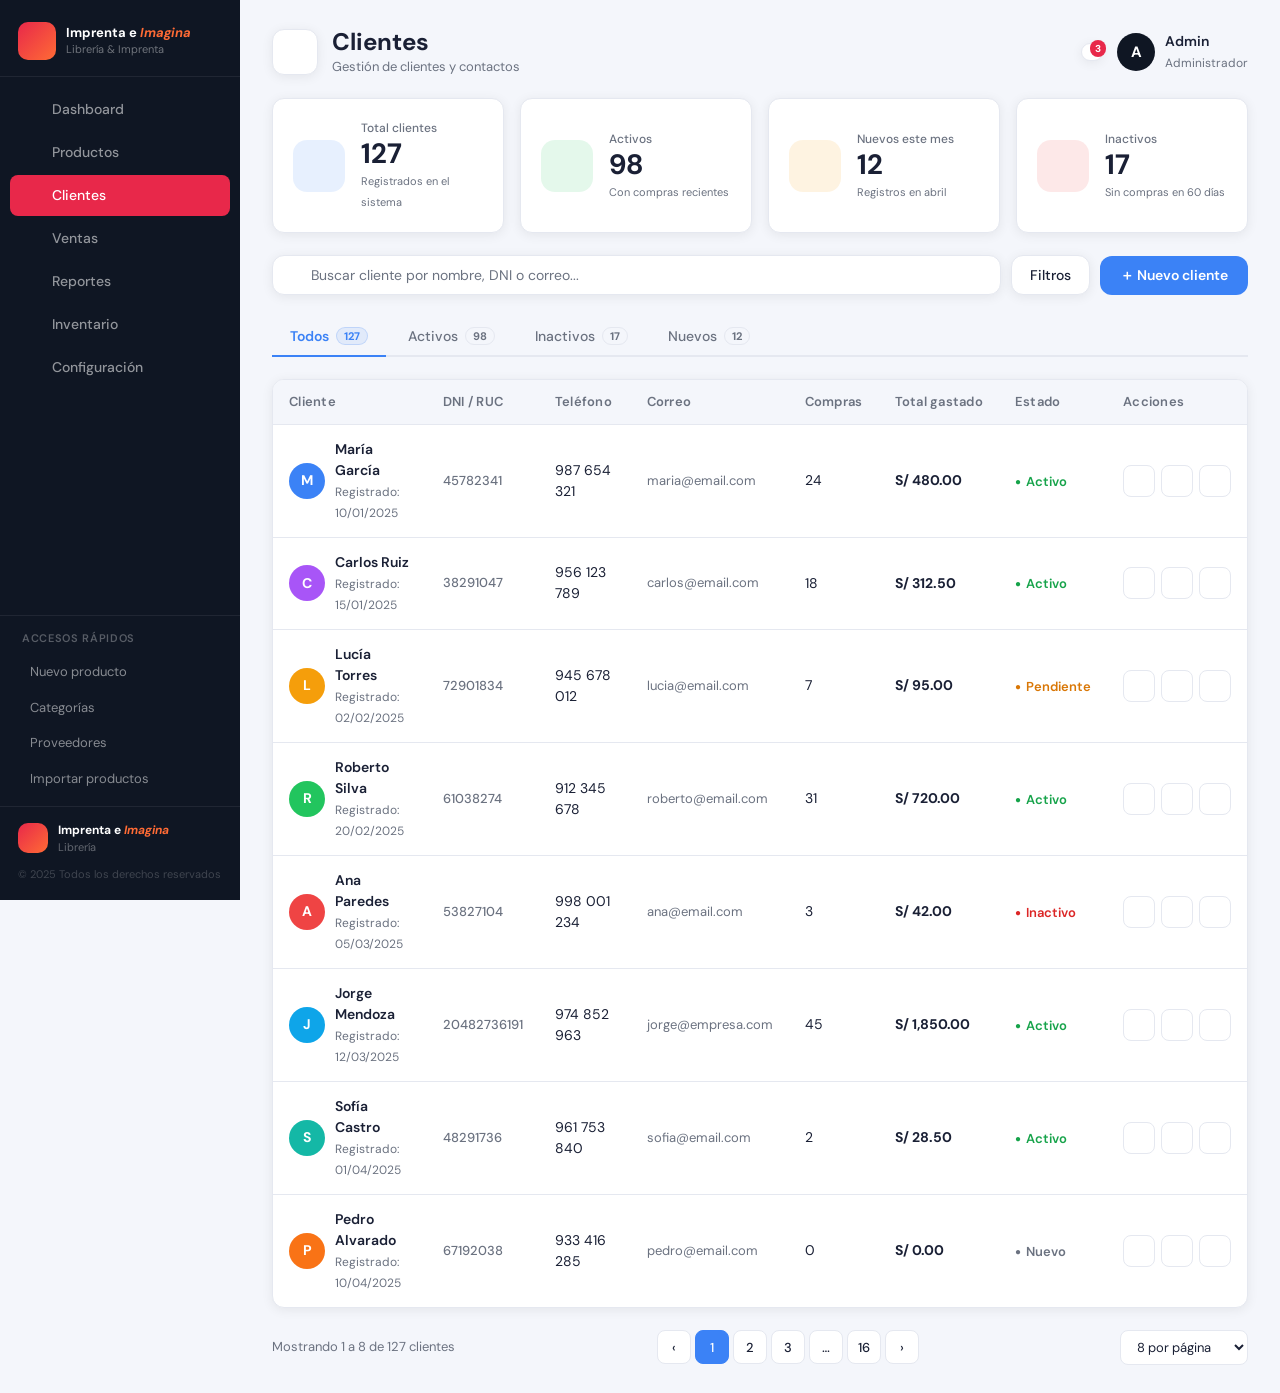
<file: tallerWeb/Libreria/Admin/clientes.html>
<!DOCTYPE html>
<html lang="es">
<head>
  <meta charset="UTF-8" />
  <meta name="viewport" content="width=device-width, initial-scale=1.0" />
  <title>Imprenta e Imagina – Clientes</title>
  <link rel="stylesheet" href="../css/global.css" />
  <link rel="stylesheet" href="../css/clientes.css" />
</head>
<body>

  <!-- SIDEBAR -->
  <aside class="sidebar">
    <div class="brand">
      <div class="brand-icon"></div>
      <div class="brand-text">
        <strong>Imprenta e <em>Imagina</em></strong>
        <span>Librería &amp; Imprenta</span>
      </div>
    </div>

    <nav class="sidebar-nav">
      <a href="../index.html"            class="nav-item"><span class="nav-icon"></span> Dashboard</a>
      <a href="productos.html"           class="nav-item"><span class="nav-icon"></span> Productos</a>
      <a href="clientes.html"            class="nav-item active"><span class="nav-icon"></span> Clientes</a>
      <a href="ventas.html"              class="nav-item"><span class="nav-icon"></span> Ventas</a>
      <a href="reportes.html"            class="nav-item"><span class="nav-icon"></span> Reportes</a>
      <a href="inventario.html"          class="nav-item"><span class="nav-icon"></span> Inventario</a>
      <a href="configuracion.html"       class="nav-item"><span class="nav-icon"></span> Configuración</a>
    </nav>

    <div class="sidebar-quick">
      <p class="quick-title">Accesos rápidos</p>
      <a href="productos.html" class="quick-link"><span></span> Nuevo producto</a>
      <a href="#" class="quick-link"><span></span> Categorías</a>
      <a href="#" class="quick-link"><span></span> Proveedores</a>
      <a href="#" class="quick-link"><span></span> Importar productos</a>
    </div>

    <div class="sidebar-footer">
      <div class="brand-icon"></div>
      <div>
        <strong>Imprenta e <em>Imagina</em></strong>
        <span>Librería</span>
      </div>
    </div>
    <p class="sidebar-copy">© 2025 Todos los derechos reservados</p>
  </aside>

  <!-- ═══════════════════ MAIN ═══════════════════ -->
  <main class="main">

    <!-- TOPBAR -->
    <header class="topbar">
      <div class="page-title">
        <span class="page-title-icon"></span>
        <div>
          <h1>Clientes</h1>
          <p>Gestión de clientes y contactos</p>
        </div>
      </div>
      <div class="topbar-actions">
        <button class="notif-btn"> <span class="badge">3</span></button>
        <div class="admin-info">
          <div class="avatar">A</div>
          <div>
            <strong>Admin</strong>
            <span>Administrador</span>
          </div>
        </div>
      </div>
    </header>

    <!-- STATS -->
    <section class="stats">
      <div class="stat-card">
        <div class="stat-icon blue"></div>
        <div class="stat-body">
          <p class="stat-label">Total clientes</p>
          <strong class="stat-value">127</strong>
          <span class="stat-sub">Registrados en el sistema</span>
        </div>
      </div>
      <div class="stat-card">
        <div class="stat-icon green"></div>
        <div class="stat-body">
          <p class="stat-label">Activos</p>
          <strong class="stat-value">98</strong>
          <span class="stat-sub">Con compras recientes</span>
        </div>
      </div>
      <div class="stat-card">
        <div class="stat-icon yellow"></div>
        <div class="stat-body">
          <p class="stat-label">Nuevos este mes</p>
          <strong class="stat-value">12</strong>
          <span class="stat-sub">Registros en abril</span>
        </div>
      </div>
      <div class="stat-card">
        <div class="stat-icon red"></div>
        <div class="stat-body">
          <p class="stat-label">Inactivos</p>
          <strong class="stat-value">17</strong>
          <span class="stat-sub">Sin compras en 60 días</span>
        </div>
      </div>
    </section>

    <!-- TOOLBAR -->
    <div class="toolbar">
      <div class="search-wrap">
        <span class="search-icon"></span>
        <input type="text" placeholder="Buscar cliente por nombre, DNI o correo..." />
      </div>
      <button class="btn-filter"> Filtros</button>
      <button class="btn-primary">＋ Nuevo cliente</button>
    </div>

    <!-- TABS -->
    <div class="tabs">
      <button class="tab active">Todos <span class="tab-count">127</span></button>
      <button class="tab">Activos <span class="tab-count">98</span></button>
      <button class="tab">Inactivos <span class="tab-count">17</span></button>
      <button class="tab">Nuevos <span class="tab-count">12</span></button>
    </div>

    <!-- TABLE -->
    <div class="table-wrap">
      <table>
        <thead>
          <tr>
            <th>Cliente</th>
            <th>DNI / RUC</th>
            <th>Teléfono</th>
            <th>Correo</th>
            <th>Compras</th>
            <th>Total gastado</th>
            <th>Estado</th>
            <th>Acciones</th>
          </tr>
        </thead>
        <tbody>
          <tr>
            <td>
              <div class="client-cell">
                <div class="client-avatar" style="background:#3b82f6">M</div>
                <div>
                  <strong>María García</strong>
                  <span class="sub-text">Registrado: 10/01/2025</span>
                </div>
              </div>
            </td>
            <td class="col-code">45782341</td>
            <td>987 654 321</td>
            <td class="col-email">maria@email.com</td>
            <td>24</td>
            <td><strong>S/ 480.00</strong></td>
            <td><span class="status status-green">Activo</span></td>
            <td>
              <div class="actions">
                <button class="act-btn view" title="Ver perfil"></button>
                <button class="act-btn edit" title="Editar"></button>
                <button class="act-btn del"  title="Eliminar"></button>
              </div>
            </td>
          </tr>
          <tr>
            <td>
              <div class="client-cell">
                <div class="client-avatar" style="background:#a855f7">C</div>
                <div>
                  <strong>Carlos Ruiz</strong>
                  <span class="sub-text">Registrado: 15/01/2025</span>
                </div>
              </div>
            </td>
            <td class="col-code">38291047</td>
            <td>956 123 789</td>
            <td class="col-email">carlos@email.com</td>
            <td>18</td>
            <td><strong>S/ 312.50</strong></td>
            <td><span class="status status-green">Activo</span></td>
            <td>
              <div class="actions">
                <button class="act-btn view"></button>
                <button class="act-btn edit"></button>
                <button class="act-btn del"></button>
              </div>
            </td>
          </tr>
          <tr>
            <td>
              <div class="client-cell">
                <div class="client-avatar" style="background:#f59e0b">L</div>
                <div>
                  <strong>Lucía Torres</strong>
                  <span class="sub-text">Registrado: 02/02/2025</span>
                </div>
              </div>
            </td>
            <td class="col-code">72901834</td>
            <td>945 678 012</td>
            <td class="col-email">lucia@email.com</td>
            <td>7</td>
            <td><strong>S/ 95.00</strong></td>
            <td><span class="status status-yellow">Pendiente</span></td>
            <td>
              <div class="actions">
                <button class="act-btn view"></button>
                <button class="act-btn edit"></button>
                <button class="act-btn del"></button>
              </div>
            </td>
          </tr>
          <tr>
            <td>
              <div class="client-cell">
                <div class="client-avatar" style="background:#22c55e">R</div>
                <div>
                  <strong>Roberto Silva</strong>
                  <span class="sub-text">Registrado: 20/02/2025</span>
                </div>
              </div>
            </td>
            <td class="col-code">61038274</td>
            <td>912 345 678</td>
            <td class="col-email">roberto@email.com</td>
            <td>31</td>
            <td><strong>S/ 720.00</strong></td>
            <td><span class="status status-green">Activo</span></td>
            <td>
              <div class="actions">
                <button class="act-btn view"></button>
                <button class="act-btn edit"></button>
                <button class="act-btn del"></button>
              </div>
            </td>
          </tr>
          <tr>
            <td>
              <div class="client-cell">
                <div class="client-avatar" style="background:#ef4444">A</div>
                <div>
                  <strong>Ana Paredes</strong>
                  <span class="sub-text">Registrado: 05/03/2025</span>
                </div>
              </div>
            </td>
            <td class="col-code">53827104</td>
            <td>998 001 234</td>
            <td class="col-email">ana@email.com</td>
            <td>3</td>
            <td><strong>S/ 42.00</strong></td>
            <td><span class="status status-red">Inactivo</span></td>
            <td>
              <div class="actions">
                <button class="act-btn view"></button>
                <button class="act-btn edit"></button>
                <button class="act-btn del"></button>
              </div>
            </td>
          </tr>
          <tr>
            <td>
              <div class="client-cell">
                <div class="client-avatar" style="background:#0ea5e9">J</div>
                <div>
                  <strong>Jorge Mendoza</strong>
                  <span class="sub-text">Registrado: 12/03/2025</span>
                </div>
              </div>
            </td>
            <td class="col-code">20482736191</td>
            <td>974 852 963</td>
            <td class="col-email">jorge@empresa.com</td>
            <td>45</td>
            <td><strong>S/ 1,850.00</strong></td>
            <td><span class="status status-green">Activo</span></td>
            <td>
              <div class="actions">
                <button class="act-btn view"></button>
                <button class="act-btn edit"></button>
                <button class="act-btn del"></button>
              </div>
            </td>
          </tr>
          <tr>
            <td>
              <div class="client-cell">
                <div class="client-avatar" style="background:#14b8a6">S</div>
                <div>
                  <strong>Sofía Castro</strong>
                  <span class="sub-text">Registrado: 01/04/2025</span>
                </div>
              </div>
            </td>
            <td class="col-code">48291736</td>
            <td>961 753 840</td>
            <td class="col-email">sofia@email.com</td>
            <td>2</td>
            <td><strong>S/ 28.50</strong></td>
            <td><span class="status status-green">Activo</span></td>
            <td>
              <div class="actions">
                <button class="act-btn view"></button>
                <button class="act-btn edit"></button>
                <button class="act-btn del"></button>
              </div>
            </td>
          </tr>
          <tr>
            <td>
              <div class="client-cell">
                <div class="client-avatar" style="background:#f97316">P</div>
                <div>
                  <strong>Pedro Alvarado</strong>
                  <span class="sub-text">Registrado: 10/04/2025</span>
                </div>
              </div>
            </td>
            <td class="col-code">67192038</td>
            <td>933 416 285</td>
            <td class="col-email">pedro@email.com</td>
            <td>0</td>
            <td><strong>S/ 0.00</strong></td>
            <td><span class="status status-gray">Nuevo</span></td>
            <td>
              <div class="actions">
                <button class="act-btn view"></button>
                <button class="act-btn edit"></button>
                <button class="act-btn del"></button>
              </div>
            </td>
          </tr>
        </tbody>
      </table>
    </div>

    <!-- PAGINATION -->
    <div class="pagination">
      <span class="pag-info">Mostrando 1 a 8 de 127 clientes</span>
      <div class="pag-controls">
        <button class="pag-btn">‹</button>
        <button class="pag-btn active">1</button>
        <button class="pag-btn">2</button>
        <button class="pag-btn">3</button>
        <button class="pag-btn">…</button>
        <button class="pag-btn">16</button>
        <button class="pag-btn">›</button>
      </div>
      <div class="pag-size">
        <select>
          <option>8 por página</option>
          <option>16 por página</option>
          <option>32 por página</option>
        </select>
      </div>
    </div>

  </main>
</body>
</html>
</file>
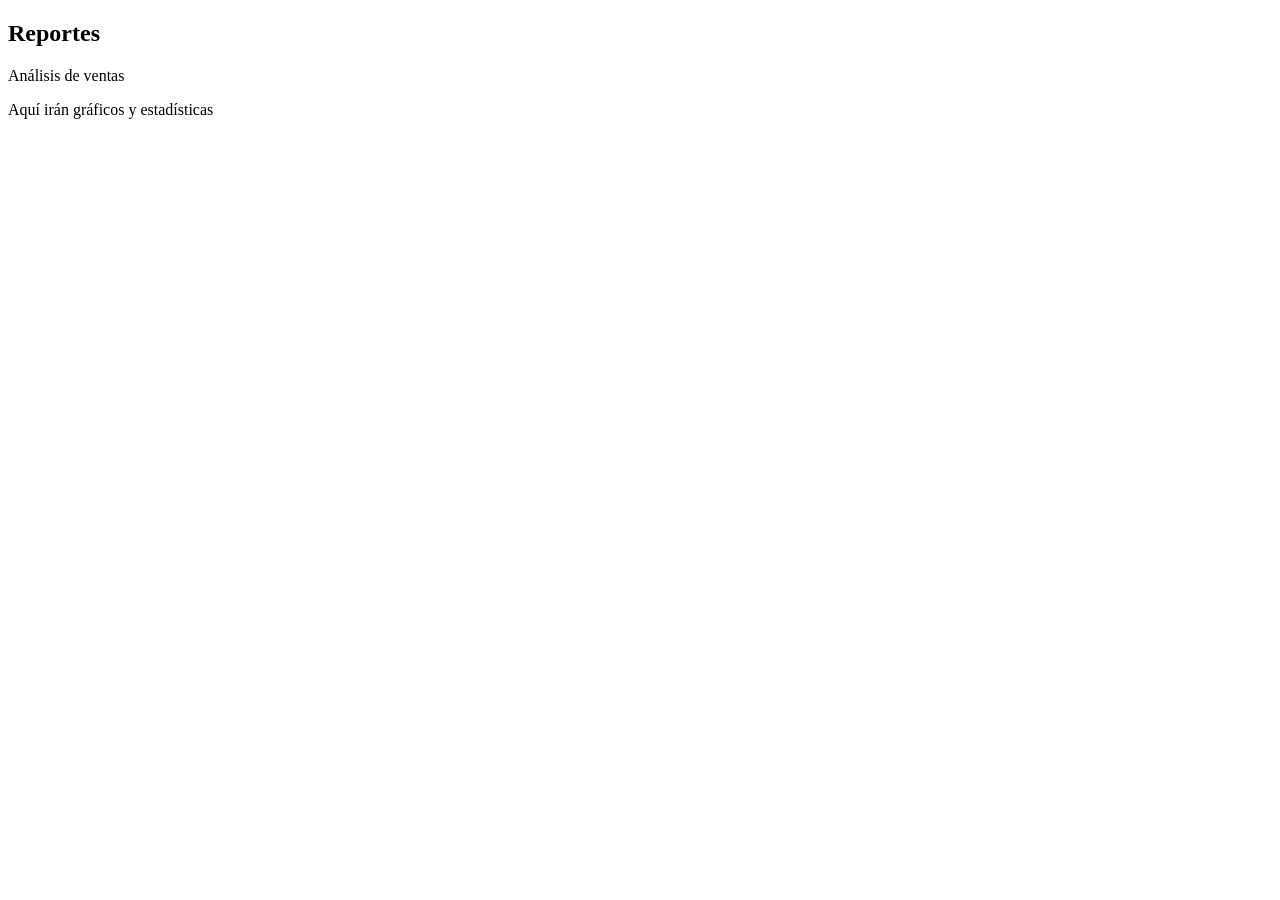
<file: tallerWeb/Libreria/Admin/reportes.html>
<!DOCTYPE html>
<html lang="es">
<head>
    <meta charset="UTF-8">
    <meta name="viewport" content="width=device-width, initial-scale=1.0">
    <title>Document</title>
</head>
<body>
    <h2>Reportes</h2>
<p class="subtitle">Análisis de ventas</p>

<div class="card">
  <p>Aquí irán gráficos y estadísticas</p>
</div>

</body>
</html>
</file>
<file: Libreria/css/global.css>
@import url('https://fonts.googleapis.com/css2?family=DM+Sans:wght@300;400;500;600;700&display=swap');
 
/* ── Reset ── */
*, *::before, *::after {
  box-sizing: border-box;
  margin: 0;
  padding: 0;
}
 
/* ── Variables globales ── */
:root {
  --sidebar-bg:    #0f1623;
  --sidebar-w:     240px;
  --accent:        #e8284a;
  --accent2:       #ff6b35;
  --blue:          #3b82f6;
  --blue-dark:     #2563eb;
  --green:         #22c55e;
  --green-dark:    #16a34a;
  --yellow:        #f59e0b;
  --yellow-dark:   #d97706;
  --red:           #ef4444;
  --red-dark:      #dc2626;
  --purple:        #a855f7;
  --purple-dark:   #9333ea;
  --bg:            #f4f6fb;
  --white:         #ffffff;
  --text:          #1a2035;
  --muted:         #6b7280;
  --border:        #e5e8f0;
  --radius:        12px;
  --radius-sm:     8px;
  --shadow:        0 2px 12px rgba(0,0,0,0.07);
  --shadow-md:     0 6px 20px rgba(0,0,0,0.10);
}
 
/* ── Base ── */
body {
  font-family: 'DM Sans', sans-serif;
  background: var(--bg);
  color: var(--text);
  display: flex;
  min-height: 100vh;
  font-size: 14px;
  line-height: 1.5;
}
 
a { text-decoration: none; color: inherit; }
button { font-family: inherit; }
input, select, textarea { font-family: inherit; }
 
/* ════════════════════════════════════════════════════
   SIDEBAR
   ════════════════════════════════════════════════════ */
.sidebar {
  width: var(--sidebar-w);
  min-height: 100vh;
  background: var(--sidebar-bg);
  display: flex;
  flex-direction: column;
  position: fixed;
  top: 0; left: 0;
  z-index: 100;
  overflow-y: auto;
}
 
.brand {
  padding: 22px 18px 16px;
  border-bottom: 1px solid rgba(255,255,255,0.07);
  display: flex;
  align-items: center;
  gap: 10px;
}
 
.brand-icon {
  width: 38px; height: 38px;
  background: linear-gradient(135deg, var(--accent), var(--accent2));
  border-radius: 10px;
  flex-shrink: 0;
}
 
.brand-text { display: flex; flex-direction: column; line-height: 1.3; }
.brand-text strong { color: #fff; font-size: 13px; font-weight: 700; }
.brand-text strong em { color: var(--accent2); font-style: italic; }
.brand-text span { color: rgba(255,255,255,0.4); font-size: 11px; }
 
.sidebar-nav {
  padding: 12px 10px;
  display: flex;
  flex-direction: column;
  gap: 2px;
  flex: 1;
}
 
.nav-item {
  display: flex;
  align-items: center;
  gap: 10px;
  padding: 10px 12px;
  border-radius: var(--radius-sm);
  color: rgba(255,255,255,0.55);
  font-size: 14px;
  font-weight: 500;
  transition: background 0.18s, color 0.18s;
}
 
.nav-item:hover {
  background: rgba(255,255,255,0.06);
  color: rgba(255,255,255,0.9);
}
 
.nav-item.active { background: var(--accent); color: #fff; }
.nav-icon { font-size: 16px; width: 20px; text-align: center; }
 
.sidebar-quick {
  padding: 14px 10px 10px;
  border-top: 1px solid rgba(255,255,255,0.07);
}
 
.quick-title {
  color: rgba(255,255,255,0.3);
  font-size: 11px;
  font-weight: 600;
  letter-spacing: 0.06em;
  text-transform: uppercase;
  padding: 0 12px 8px;
}
 
.quick-link {
  display: flex;
  align-items: center;
  gap: 8px;
  padding: 8px 12px;
  border-radius: var(--radius-sm);
  color: rgba(255,255,255,0.5);
  font-size: 13px;
  transition: background 0.18s, color 0.18s;
}
 
.quick-link:hover {
  background: rgba(255,255,255,0.06);
  color: rgba(255,255,255,0.85);
}
 
.sidebar-footer {
  display: flex;
  align-items: center;
  gap: 10px;
  padding: 14px 18px 4px;
  border-top: 1px solid rgba(255,255,255,0.07);
}
 
.sidebar-footer .brand-icon { width: 30px; height: 30px; }
.sidebar-footer div { display: flex; flex-direction: column; }
.sidebar-footer strong { color: #fff; font-size: 12px; font-weight: 700; }
.sidebar-footer strong em { color: var(--accent2); font-style: italic; }
.sidebar-footer span { color: rgba(255,255,255,0.35); font-size: 11px; }
 
.sidebar-copy {
  color: rgba(255,255,255,0.2);
  font-size: 11px;
  padding: 6px 18px 18px;
}
 
/* ════════════════════════════════════════════════════
   MAIN / LAYOUT
   ════════════════════════════════════════════════════ */
.main {
  margin-left: var(--sidebar-w);
  flex: 1;
  display: flex;
  flex-direction: column;
  padding: 28px 32px;
  gap: 22px;
  min-height: 100vh;
}
 
/* ════════════════════════════════════════════════════
   TOPBAR
   ════════════════════════════════════════════════════ */
.topbar {
  display: flex;
  align-items: center;
  justify-content: space-between;
}
 
.page-title { display: flex; align-items: center; gap: 14px; }
 
.page-title-icon {
  width: 46px; height: 46px;
  background: var(--white);
  border: 1px solid var(--border);
  border-radius: var(--radius);
  box-shadow: var(--shadow);
}
 
.page-title h1 { font-size: 24px; font-weight: 700; line-height: 1.2; }
.page-title p  { font-size: 13px; color: var(--muted); }
 
.topbar-actions { display: flex; align-items: center; gap: 14px; }
 
.date-badge {
  padding: 8px 14px;
  background: var(--white);
  border: 1px solid var(--border);
  border-radius: var(--radius);
  font-size: 13px;
  font-weight: 500;
  color: var(--muted);
  box-shadow: var(--shadow);
}
 
.notif-btn {
  position: relative;
  background: var(--white);
  border: 1px solid var(--border);
  border-radius: 10px;
  padding: 8px 10px;
  font-size: 18px;
  cursor: pointer;
  box-shadow: var(--shadow);
  transition: box-shadow 0.2s;
}
 
.notif-btn:hover { box-shadow: var(--shadow-md); }
 
.badge {
  position: absolute;
  top: -4px; right: -4px;
  background: var(--accent);
  color: #fff;
  font-size: 10px;
  font-weight: 700;
  border-radius: 999px;
  padding: 1px 5px;
  line-height: 1.5;
}
 
.admin-info { display: flex; align-items: center; gap: 10px; cursor: pointer; }
 
.avatar {
  width: 38px; height: 38px;
  border-radius: 50%;
  background: var(--sidebar-bg);
  color: #fff;
  display: flex;
  align-items: center;
  justify-content: center;
  font-weight: 700;
  font-size: 15px;
  flex-shrink: 0;
}
 
.admin-info strong { display: block; font-size: 14px; font-weight: 600; }
.admin-info span   { font-size: 12px; color: var(--muted); }
 
/* ════════════════════════════════════════════════════
   COMPONENTES REUTILIZABLES
   ════════════════════════════════════════════════════ */
 
/* ── Stat cards ── */
.stats {
  display: grid;
  grid-template-columns: repeat(4, 1fr);
  gap: 16px;
}
 
.stat-card {
  background: var(--white);
  border: 1px solid var(--border);
  border-radius: var(--radius);
  padding: 20px;
  display: flex;
  align-items: center;
  gap: 16px;
  box-shadow: var(--shadow);
  transition: transform 0.2s, box-shadow 0.2s;
}
 
.stat-card:hover { transform: translateY(-2px); box-shadow: var(--shadow-md); }
 
.stat-icon {
  width: 52px; height: 52px;
  border-radius: 14px;
  flex-shrink: 0;
}
 
.stat-icon.blue   { background: rgba(59,130,246,0.12); }
.stat-icon.green  { background: rgba(34,197,94,0.12); }
.stat-icon.yellow { background: rgba(245,158,11,0.12); }
.stat-icon.red    { background: rgba(239,68,68,0.12); }
.stat-icon.purple { background: rgba(168,85,247,0.12); }
.stat-icon.orange { background: rgba(249,115,22,0.12); }
 
.stat-label  { font-size: 12px; color: var(--muted); font-weight: 500; margin-bottom: 2px; }
.stat-value  { font-size: 28px; font-weight: 700; line-height: 1.1; display: block; }
.stat-sub    { font-size: 11px; color: var(--muted); }
 
/* ── Card genérica ── */
.card {
  background: var(--white);
  border: 1px solid var(--border);
  border-radius: var(--radius);
  box-shadow: var(--shadow);
  padding: 20px;
}
 
.card-header {
  display: flex;
  align-items: center;
  justify-content: space-between;
  margin-bottom: 16px;
}
 
.card-title    { font-size: 16px; font-weight: 700; }
.card-subtitle { font-size: 13px; color: var(--muted); margin-top: 2px; }
.card-link {
  font-size: 13px; font-weight: 600;
  color: var(--blue); white-space: nowrap;
  transition: color 0.2s;
}
.card-link:hover { color: var(--blue-dark); }
 
/* ── Tabla ── */
.table-wrap {
  background: var(--white);
  border: 1px solid var(--border);
  border-radius: var(--radius);
  box-shadow: var(--shadow);
  overflow: hidden;
}
 
table { width: 100%; border-collapse: collapse; }
thead { background: var(--bg); border-bottom: 1px solid var(--border); }
thead th {
  padding: 12px 16px;
  text-align: left;
  font-size: 13px;
  font-weight: 600;
  color: var(--muted);
  letter-spacing: 0.02em;
  white-space: nowrap;
}
 
tbody tr { border-bottom: 1px solid var(--border); transition: background 0.15s; }
tbody tr:last-child { border-bottom: none; }
tbody tr:hover { background: rgba(59,130,246,0.03); }
tbody td { padding: 14px 16px; font-size: 14px; vertical-align: middle; }
 
.col-code  { font-size: 13px; color: var(--muted); font-weight: 500; }
.col-email { color: var(--muted); font-size: 13px; max-width: 180px; overflow: hidden; text-overflow: ellipsis; white-space: nowrap; }
 
.cell-with-thumb { display: flex; align-items: center; gap: 10px; font-weight: 500; }
.cell-thumb { font-size: 22px; line-height: 1; }
 
/* ── Cliente en tabla ── */
.client-cell { display: flex; align-items: center; gap: 10px; }
 
.client-avatar {
  width: 36px; height: 36px;
  border-radius: 50%;
  color: #fff;
  font-weight: 700;
  font-size: 14px;
  display: flex;
  align-items: center;
  justify-content: center;
  flex-shrink: 0;
}
 
.client-cell strong { display: block; font-size: 14px; font-weight: 600; }
.sub-text { font-size: 12px; color: var(--muted); }
 
/* ── Botones ── */
.btn-primary {
  display: inline-flex;
  align-items: center;
  gap: 6px;
  padding: 10px 20px;
  background: var(--blue);
  border: none;
  border-radius: var(--radius);
  font-size: 14px;
  font-weight: 600;
  color: #fff;
  cursor: pointer;
  white-space: nowrap;
  transition: background 0.2s, transform 0.15s;
}
.btn-primary:hover { background: var(--blue-dark); transform: translateY(-1px); }
.btn-success       { background: var(--green); }
.btn-success:hover { background: var(--green-dark); }
.btn-danger        { background: var(--red); }
.btn-danger:hover  { background: var(--red-dark); }
.btn-secondary     { background: var(--white); color: var(--text); border: 1px solid var(--border); box-shadow: var(--shadow); }
.btn-secondary:hover { background: var(--bg); transform: none; }
 
/* ── Toolbar ── */
.toolbar { display: flex; align-items: center; gap: 10px; }
 
.search-wrap { flex: 1; position: relative; }
.search-wrap .search-icon {
  position: absolute; left: 12px; top: 50%;
  transform: translateY(-50%);
  font-size: 15px; pointer-events: none;
}
.search-wrap input {
  width: 100%;
  padding: 10px 14px 10px 38px;
  border: 1px solid var(--border);
  border-radius: var(--radius);
  background: var(--white);
  font-size: 14px; color: var(--text);
  outline: none; box-shadow: var(--shadow);
  transition: border-color 0.2s, box-shadow 0.2s;
}
.search-wrap input:focus {
  border-color: var(--blue);
  box-shadow: 0 0 0 3px rgba(59,130,246,0.12);
}
.search-wrap input::placeholder { color: var(--muted); }
 
.btn-filter {
  display: flex; align-items: center; gap: 6px;
  padding: 10px 18px;
  background: var(--white);
  border: 1px solid var(--border);
  border-radius: var(--radius);
  font-size: 14px; font-weight: 500;
  color: var(--text); cursor: pointer;
  box-shadow: var(--shadow);
  transition: background 0.2s;
}
.btn-filter:hover { background: var(--bg); }
 
/* ── Botones acción en tabla ── */
.actions { display: flex; gap: 6px; }
 
.act-btn {
  width: 32px; height: 32px;
  border-radius: var(--radius-sm);
  border: 1px solid var(--border);
  background: var(--white);
  cursor: pointer; font-size: 14px;
  display: flex; align-items: center; justify-content: center;
  transition: background 0.2s, border-color 0.2s;
}
.act-btn.edit:hover  { background: rgba(59,130,246,0.08); border-color: var(--blue); }
.act-btn.del:hover   { background: rgba(220,38,38,0.08);  border-color: var(--red-dark); }
.act-btn.view:hover  { background: rgba(34,197,94,0.08);  border-color: var(--green-dark); }
 
/* ── Tags ── */
.tag { display: inline-block; padding: 3px 10px; border-radius: 999px; font-size: 12px; font-weight: 600; }
.tag-blue   { background: rgba(59,130,246,0.12);  color: var(--blue-dark); }
.tag-purple { background: rgba(168,85,247,0.12);  color: var(--purple-dark); }
.tag-yellow { background: rgba(245,158,11,0.12);  color: var(--yellow-dark); }
.tag-green  { background: rgba(34,197,94,0.12);   color: var(--green-dark); }
.tag-red    { background: rgba(239,68,68,0.12);   color: var(--red-dark); }
.tag-gray   { background: rgba(107,114,128,0.12); color: var(--muted); }
 
/* ── Status pills ── */
.status { display: inline-flex; align-items: center; gap: 5px; font-size: 13px; font-weight: 600; white-space: nowrap; }
.status::before { content: '●'; font-size: 10px; }
.status-green  { color: var(--green-dark); }
.status-yellow { color: var(--yellow-dark); }
.status-red    { color: var(--red-dark); }
.status-blue   { color: var(--blue-dark); }
.status-gray   { color: var(--muted); }
 
/* ── Paginación ── */
.pagination { display: flex; align-items: center; justify-content: space-between; flex-wrap: wrap; gap: 12px; }
.pag-info { font-size: 13px; color: var(--muted); }
.pag-controls { display: flex; gap: 4px; }
.pag-btn {
  width: 34px; height: 34px;
  border-radius: var(--radius-sm);
  border: 1px solid var(--border);
  background: var(--white);
  font-size: 13px; font-weight: 500;
  color: var(--text); cursor: pointer;
  display: flex; align-items: center; justify-content: center;
  transition: background 0.15s, border-color 0.15s;
}
.pag-btn:hover { background: var(--bg); }
.pag-btn.active { background: var(--blue); border-color: var(--blue); color: #fff; }
.pag-size select {
  padding: 7px 12px;
  border: 1px solid var(--border);
  border-radius: var(--radius-sm);
  font-size: 13px; background: var(--white);
  color: var(--text); cursor: pointer; outline: none;
}
 
/* ── Tabs ── */
.tabs { display: flex; gap: 4px; border-bottom: 2px solid var(--border); }
.tab {
  display: flex; align-items: center; gap: 7px;
  padding: 10px 18px;
  background: none; border: none;
  border-bottom: 2px solid transparent;
  margin-bottom: -2px;
  font-family: inherit; font-size: 14px; font-weight: 500;
  color: var(--muted); cursor: pointer;
  transition: color 0.2s, border-color 0.2s;
}
.tab:hover { color: var(--text); }
.tab.active { color: var(--blue); border-bottom-color: var(--blue); font-weight: 600; }
.tab-count {
  background: var(--bg); border: 1px solid var(--border);
  border-radius: 999px; font-size: 11px; font-weight: 700;
  padding: 1px 7px; color: var(--muted);
}
.tab.active .tab-count {
  background: rgba(59,130,246,0.10);
  border-color: rgba(59,130,246,0.2);
  color: var(--blue);
}
 
/* ── Divider ── */
.divider { border: none; border-top: 1px solid var(--border); margin: 16px 0; }
 
/* ════════════════════════════════════════════════════
   RESPONSIVE
   ════════════════════════════════════════════════════ */
@media (max-width: 1100px) {
  .stats { grid-template-columns: repeat(2, 1fr); }
}
 
@media (max-width: 768px) {
  :root { --sidebar-w: 0px; }
  .sidebar { display: none; }
  .main { padding: 18px 16px; }
  .stats { grid-template-columns: 1fr 1fr; }
  .table-wrap { overflow-x: auto; }
  table { min-width: 680px; }
}
 
@media (max-width: 480px) {
  .stats { grid-template-columns: 1fr; }
}

/* ── Ventas ── */
.ventas-layout {
  display: grid;
  grid-template-columns: 1fr 290px;
  gap: 20px;
  align-items: start;
}

.summary-row {
  display: flex;
  justify-content: space-between;
  align-items: center;
  padding: 9px 0;
  border-bottom: 1px solid var(--border);
  font-size: 13px;
}
.summary-row:last-child { border-bottom: none; }
.summary-row .val { font-weight: 700; }

.pay-badge {
  display: inline-flex;
  align-items: center;
  gap: 5px;
  background: var(--bg);
  border: 1px solid var(--border);
  border-radius: 6px;
  padding: 3px 9px;
  font-size: 12px;
  font-weight: 600;
  color: var(--text);
}

.donut-wrap { display: flex; justify-content: center; margin: 10px 0 14px; }
svg.donut { transform: rotate(-90deg); }
svg.donut circle { fill: none; stroke-width: 20; }

.legend { display: flex; flex-direction: column; gap: 7px; }
.legend-item { display: flex; align-items: center; gap: 8px; font-size: 12.5px; }
.legend-dot { width: 9px; height: 9px; border-radius: 50%; flex-shrink: 0; }
.legend-item .legend-amount { margin-left: auto; font-weight: 700; font-size: 12px; }

.top-item { display: flex; align-items: center; gap: 10px; margin-bottom: 12px; }
.top-item:last-child { margin-bottom: 0; }
.top-rank {
  width: 22px; height: 22px;
  border-radius: 6px;
  background: var(--bg);
  border: 1px solid var(--border);
  display: flex; align-items: center; justify-content: center;
  font-size: 11px; font-weight: 800;
  color: var(--muted); flex-shrink: 0;
}
.top-info { flex: 1; }
.top-info strong { display: block; font-size: 13px; font-weight: 600; }
.top-info span { font-size: 11.5px; color: var(--muted); }
.bar-track { height: 4px; background: var(--border); border-radius: 99px; margin-top: 4px; }
.bar-fill  { height: 4px; border-radius: 99px; }
.top-amount { font-size: 12.5px; font-weight: 700; color: var(--green-dark); white-space: nowrap; }

@media (max-width: 1100px) {
  .ventas-layout { grid-template-columns: 1fr; }
}

/* ── Inventario ── */
.stock-bar {
  width: 80px;
  height: 6px;
  background: var(--border);
  border-radius: 99px;
  overflow: hidden;
}
.stock-fill {
  height: 6px;
  border-radius: 99px;
  transition: width .3s;
}

.alert-item {
  display: flex;
  align-items: center;
  gap: 10px;
  padding: 10px 0;
  border-bottom: 1px solid var(--border);
}
.alert-item:last-child { border-bottom: none; }
.alert-icon {
  width: 34px; height: 34px;
  border-radius: 9px;
  display: flex; align-items: center; justify-content: center;
  font-size: 16px;
  flex-shrink: 0;
}
.alert-info { flex: 1; }
.alert-info strong { display: block; font-size: 13px; font-weight: 600; }
.alert-info span { font-size: 12px; color: var(--muted); }
.alert-stock { font-size: 12px; font-weight: 700; white-space: nowrap; }

.cat-item {
  display: flex;
  align-items: center;
  justify-content: space-between;
  padding: 8px 0;
  border-bottom: 1px solid var(--border);
  font-size: 13px;
}
.cat-item:last-child { border-bottom: none; }
.cat-name { display: flex; align-items: center; gap: 8px; }
.cat-dot { width: 8px; height: 8px; border-radius: 50%; flex-shrink: 0; }
.cat-count { font-weight: 700; }


.modal{

    position:fixed;

    top:0;
    left:0;

    width:100%;
    height:100vh;

    background:rgba(0,0,0,.7);

    display:none;

    justify-content:center;

    align-items:center;

    z-index:999;
}

.modal.activo{

    display:flex;
}

/* CONTENIDO */

.modal-contenido{

    width:520px;

    background:#111827;

    border-radius:22px;

    padding:30px;

    color:white;
}

/* HEADER */

.modal-header{

    display:flex;

    justify-content:space-between;

    align-items:center;

    margin-bottom:25px;
}

.modal-header button{

    background:none;

    border:none;

    color:white;

    font-size:22px;

    cursor:pointer;
}

/* FORM */

.form-producto{

    display:flex;

    flex-direction:column;

    gap:18px;
}

.grupo{

    display:flex;

    flex-direction:column;
}

.grupo label{

    margin-bottom:8px;

    color:#cfcfcf;
}

.grupo input,
.grupo select{

    background:#1f2937;

    border:none;

    padding:14px;

    border-radius:12px;

    color:white;
}

/* BOTON */

.btn-guardar{

    background:#e8284a;

    color:white;

    border:none;

    padding:15px;

    border-radius:14px;

    cursor:pointer;

    margin-top:10px;

    font-weight:600;
}

/* ═════════════════════════════════════
   NOSOTROS
═════════════════════════════════════ */

@import url('https://fonts.googleapis.com/css2?family=Poppins:wght@300;400;600;700&display=swap');

.nosotros-container{

  display:grid;

  grid-template-columns:1fr 1fr;

  gap:30px;
}

.nosotros-card{

  background:white;

  border-radius:20px;

  padding:30px;

  box-shadow:var(--shadow);
}

.nosotros-card h2{

  font-family:'Poppins', sans-serif;

  font-size:28px;

  margin-bottom:20px;

  color:var(--sidebar-bg);
}

.nosotros-card p{

  color:var(--muted);

  line-height:1.8;

  font-size:15px;
}

/* MAPA */

.mapa{

  overflow:hidden;

  border-radius:20px;

  box-shadow:var(--shadow);
}

.mapa iframe{

  width:100%;

  height:100%;

  min-height:350px;

  border:none;
}

/* FORMULARIO */

.contacto-form{

  display:flex;

  flex-direction:column;

  gap:18px;
}

.contacto-form input,
.contacto-form textarea{

  padding:15px;

  border:1px solid var(--border);

  border-radius:14px;

  outline:none;

  transition:.3s;
}

.contacto-form input:focus,
.contacto-form textarea:focus{

  border-color:var(--blue);

  transform:scale(1.02);

  box-shadow:0 0 10px rgba(59,130,246,.2);
}

.contacto-form textarea{

  resize:none;

  min-height:130px;
}

.contacto-form button{

  background:linear-gradient(135deg,var(--accent),var(--accent2));

  border:none;

  padding:15px;

  border-radius:14px;

  color:white;

  font-weight:600;

  cursor:pointer;

  transition:.3s;
}

.contacto-form button:hover{

  transform:translateY(-3px);

  opacity:.9;
}

/* RESPONSIVE */

@media(max-width:900px){

  .nosotros-container{

    grid-template-columns:1fr;
  }
}
</file>
<file: Libreria/css/dashboard.css>
/* ── Banner de bienvenida ── */
.welcome-banner {
  background: linear-gradient(135deg, var(--sidebar-bg) 0%, #1e2d45 100%);
  border-radius: var(--radius);
  padding: 24px 28px;
  display: flex;
  align-items: center;
  justify-content: space-between;
  gap: 16px;
  box-shadow: var(--shadow-md);
}
 
.welcome-text h2 { color: #fff; font-size: 20px; font-weight: 700; margin-bottom: 4px; }
.welcome-text p  { color: rgba(255,255,255,0.55); font-size: 14px; }
 
.welcome-actions { display: flex; gap: 10px; flex-shrink: 0; }
.welcome-actions .btn-secondary {
  background: rgba(255,255,255,0.1);
  color: #fff;
  border-color: rgba(255,255,255,0.2);
  box-shadow: none;
}
.welcome-actions .btn-secondary:hover { background: rgba(255,255,255,0.18); }
 
/* ── Trend en stat cards ── */
.stat-trend { font-size: 12px; font-weight: 600; margin-top: 2px; display: block; }
.stat-trend.up   { color: var(--green-dark); }
.stat-trend.down { color: var(--red-dark); }
 
/* ── Grid central ── */
.dash-grid {
  display: grid;
  grid-template-columns: 1fr 320px;
  gap: 20px;
  align-items: start;
}
 
.dash-right { display: flex; flex-direction: column; gap: 20px; }
 
/* ── Fila inferior ── */
.dash-grid-bottom {
  display: grid;
  grid-template-columns: 1fr 1fr 1fr;
  gap: 20px;
  align-items: start;
}
 
/* ── Accesos rápidos ── */
.quick-actions-grid { display: grid; grid-template-columns: 1fr 1fr; gap: 10px; }
 
.quick-action-card {
  display: flex; flex-direction: column;
  align-items: center; justify-content: center;
  gap: 8px; padding: 18px 12px;
  border-radius: var(--radius);
  font-size: 13px; font-weight: 600;
  text-align: center; cursor: pointer;
  transition: transform 0.2s, box-shadow 0.2s;
  text-decoration: none;
}
.quick-action-card:hover { transform: translateY(-2px); box-shadow: var(--shadow-md); }
.qa-icon { font-size: 22px; line-height: 1; }
 
.quick-action-card.blue   { background: rgba(59,130,246,0.10);  color: var(--blue-dark); }
.quick-action-card.green  { background: rgba(34,197,94,0.10);   color: var(--green-dark); }
.quick-action-card.purple { background: rgba(168,85,247,0.10);  color: var(--purple-dark); }
.quick-action-card.yellow { background: rgba(245,158,11,0.10);  color: var(--yellow-dark); }
.quick-action-card.red    { background: rgba(239,68,68,0.10);   color: var(--red-dark); }
.quick-action-card.gray   { background: rgba(107,114,128,0.10); color: var(--muted); }
 
/* ── Barras de inventario ── */
.inv-bars { display: flex; flex-direction: column; gap: 14px; }
.inv-bar-item { display: flex; flex-direction: column; gap: 6px; }
.inv-bar-label { display: flex; justify-content: space-between; font-size: 13px; color: var(--muted); }
.inv-bar-label strong { color: var(--text); font-weight: 600; }
.inv-bar-track { height: 8px; background: var(--bg); border-radius: 999px; overflow: hidden; }
.inv-bar-fill  { height: 100%; border-radius: 999px; transition: width 0.4s ease; }
.inv-bar-fill.green  { background: var(--green); }
.inv-bar-fill.yellow { background: var(--yellow); }
.inv-bar-fill.red    { background: var(--red); }
 
/* ── Stock bajo ── */
.low-stock-list { display: flex; flex-direction: column; gap: 2px; }
.low-stock-item {
  display: flex; align-items: center; gap: 10px;
  padding: 10px 0;
  border-bottom: 1px solid var(--border);
}
.low-stock-item:last-child { border-bottom: none; }
.low-stock-info { flex: 1; display: flex; flex-direction: column; }
.low-stock-info strong { font-size: 13px; font-weight: 600; }
.low-stock-info span   { font-size: 12px; color: var(--muted); }
.low-stock-qty { font-size: 13px; font-weight: 700; white-space: nowrap; }
.yellow-text { color: var(--yellow-dark); }
.red-text    { color: var(--red-dark); }
 
/* ── Top productos ── */
.top-products { display: flex; flex-direction: column; gap: 14px; }
.top-product-item { display: flex; align-items: center; gap: 10px; }
.top-rank {
  width: 22px; height: 22px;
  border-radius: 50%;
  background: var(--bg);
  border: 1px solid var(--border);
  font-size: 11px; font-weight: 700; color: var(--muted);
  display: flex; align-items: center; justify-content: center;
  flex-shrink: 0;
}
.top-product-info { flex: 1; display: flex; flex-direction: column; gap: 4px; }
.top-product-info strong { font-size: 13px; font-weight: 600; }
.top-bar-track { height: 5px; background: var(--bg); border-radius: 999px; overflow: hidden; }
.top-bar-fill  { height: 100%; background: linear-gradient(90deg, var(--blue), var(--accent)); border-radius: 999px; }
.top-qty { font-size: 12px; font-weight: 600; color: var(--muted); white-space: nowrap; }
 
/* ── Clientes recientes ── */
.recent-clients { display: flex; flex-direction: column; gap: 2px; }
.recent-client-item {
  display: flex; align-items: center; gap: 10px;
  padding: 10px 0;
  border-bottom: 1px solid var(--border);
}
.recent-client-item:last-child { border-bottom: none; }
.recent-client-info { flex: 1; display: flex; flex-direction: column; }
.recent-client-info strong { font-size: 13px; font-weight: 600; }
.recent-client-info span   { font-size: 12px; color: var(--muted); }
 
/* ════════════════════════════════════════════════════
   RESPONSIVE
   ════════════════════════════════════════════════════ */
@media (max-width: 1200px) {
  .dash-grid-bottom { grid-template-columns: 1fr 1fr; }
}
 
@media (max-width: 1024px) {
  .dash-grid { grid-template-columns: 1fr; }
}
 
@media (max-width: 768px) {
  .welcome-banner { flex-direction: column; align-items: flex-start; }
  .dash-grid-bottom { grid-template-columns: 1fr; }
}
</file>
<file: Libreria/assets/css/admin.css>
* {
    margin: 0;
    padding: 0;
    box-sizing: border-box;
    font-family: 'DM Sans', sans-serif;
}

body {
    background-color: #121212; /* Fondo muy oscuro para el contenido */
    color: #e0e0e0;
    min-height: 100vh;
}

.dashboard-container {
    display: flex; /* Esto pone el sidebar y el contenido uno al lado del otro */
    width: 100%;
}

.sidebar {
    width: 260px;
    background-color: #1a1a1a; /* Un gris un poco más claro que el fondo */
    min-height: 100vh;
    padding: 20px;
    display: flex;
    flex-direction: column; /* Organiza los bloques de arriba a abajo */
    border-right: 1px solid #333; /* Línea separadora sutil */
    flex-shrink: 0; /* Evita que el menú se aplaste */
}

/* Marca y Perfil */
.brand h1 {
    font-family: 'Playfair Display', serif; /* La fuente serif para el logo */
    font-size: 24px;
    color: white;
}
.brand span {
    font-size: 12px;
    color: #888;
}

.user-profile {
    margin: 30px 0;
    display: flex;
    align-items: center;
    gap: 15px;
}
.avatar {
    width: 40px;
    height: 40px;
    background-color: #333;
    border-radius: 50%;
    display: flex;
    align-items: center;
    justify-content: center;
    font-weight: bold;
}
.name { color: white; font-weight: 500; }
.role { font-size: 12px; color: #888; }

.menu ul li {
    margin-bottom: 5px;
    padding: 12px 15px;
    border-radius: 10px;
    display: flex;
    align-items: center;
    gap: 12px;
    color: #b3b3b3;
    cursor: pointer;
    transition: background 0.2s, color 0.2s;
}

/* EFECTO HOVER */
.menu ul li:hover {
    background-color: #2a2a2a;
    color: white;
}

/* ITEM ACTIVO */
.menu ul li.active {
    background-color: #333;
    color: white;
    font-weight: 500;
}
.logout {
    margin-top: auto; /* Empuja el botón al final del sidebar */
    color: #ff6b6b; /* Color rojo sutil para cerrar sesión */
    cursor: pointer;
    display: flex;
    align-items: center;
    gap: 10px;
}

/* =========================================
   CONTENIDO PRINCIPAL
   ========================================= */
.content {
    flex-grow: 1; /* Ocupa el resto del espacio */
    padding: 40px;
    background-color: #121212;
}

/* Header Superior */
.main-header {
    display: flex;
    justify-content: space-between;
    align-items: center;
    margin-bottom: 30px;

    background-color: #1a1a1a; /* fondo tipo tarjeta */
    padding: 20px 25px;
    border-radius: 15px;
    border: 1px solid #333;

    box-shadow: 0 4px 20px rgba(0, 0, 0, 0.3); /* efecto profundidad */
}

.search-bar {
    position: relative;
    width: 300px;
}
.search-bar i {
    position: absolute;
    left: 15px;
    top: 50%;
    transform: translateY(-50%);
    color: #666;
}
.search-bar input {
    width: 100%;
    padding: 10px 15px 10px 45px;
    background-color: #1a1a1a;
    border: 1px solid #333;
    border-radius: 20px;
    color: white;
}

.btn-primary {
    background-color: #333;
    color: white;
    border: 1px solid #444;
    padding: 10px 20px;
    border-radius: 10px;
    cursor: pointer;
    transition: background 0.2s;
}
.btn-primary:hover {
    background-color: #444;
}

/* Sección Overview */
.overview h2 { color: white; margin-bottom: 5px; }
.subtitle { color: #888; margin-bottom: 30px; }

/* La Grilla de Tarjetas (CSS Grid) */
.stats-grid {
    display: grid;
    grid-template-columns: repeat(4, 1fr); /* 4 columnas iguales */
    gap: 20px;
    margin-bottom: 40px;
}

.stat-card {
    background-color: #1a1a1a;
    padding: 25px;
    border-radius: 15px;
    border: 1px solid #333;
}
.stat-card h3 { font-size: 14px; color: #888; margin-bottom: 15px; }
.divider { height: 1px; background-color: #333; margin: 15px 0; }
.no-data { color: #666; font-style: italic; font-size: 14px; }

/* Sección Inferior de Detalles */
.details-section {
    display: grid;
    grid-template-columns: 2fr 1fr; /* La tabla es más ancha que la actividad */
    gap: 30px;
}

.card {
    background-color: #1a1a1a;
    padding: 25px;
    border-radius: 15px;
    border: 1px solid #333;
}
.card h3 { color: white; margin-bottom: 20px; }

/* Tabla de Ventas */
table {
    width: 100%;
    border-collapse: collapse;
}
th { text-align: left; color: #666; font-size: 12px; padding: 10px 0; }
td { color: #b3b3b3; padding: 15px 0; border-top: 1px solid #2a2a2a; }

/* Estados de Venta (Badges) */
.status {
    padding: 5px 12px;
    border-radius: 20px;
    font-size: 12px;
    font-weight: 600;
}
.status.pending { 
    background-color: #332b1a; 
    color: #f39c12; 
}

.status.paid { 
    background-color: #1e3a2a; 
    color: #2ecc71; 
}

.recent-activity ul {
    list-style: none;
    padding: 0;
}

.recent-activity ul li {
    background-color: #121212;
    border: 1px solid #2a2a2a;
    padding: 12px 15px;
    border-radius: 10px;
    margin-bottom: 10px;
    color: #b3b3b3;
    font-size: 14px;

    display: flex;
    justify-content: space-between;
    align-items: center;

    transition: background 0.2s;
}

/* Hover */
.recent-activity ul li:hover {
    background-color: #1f1f1f;
}
</file>
<file: tallerWeb/Libreria/css/global.css>
/* ════════════════════════════════════════════════════
   global.css – Imprenta e Imagina
   Estilos compartidos: variables, reset, sidebar,
   topbar, componentes reutilizables
   ════════════════════════════════════════════════════ */

/* ── Google Fonts ── */
@import url('https://fonts.googleapis.com/css2?family=DM+Sans:wght@300;400;500;600;700&display=swap');

/* ── Reset ── */
*, *::before, *::after {
  box-sizing: border-box;
  margin: 0;
  padding: 0;
}

/* ── Variables globales ── */
:root {
  /* Colores principales */
  --sidebar-bg:  #0f1623;
  --sidebar-w:   240px;
  --accent:      #e8284a;
  --accent2:     #ff6b35;
  --blue:        #3b82f6;
  --blue-dark:   #2563eb;
  --green:       #22c55e;
  --green-dark:  #16a34a;
  --yellow:      #f59e0b;
  --yellow-dark: #d97706;
  --red:         #ef4444;
  --red-dark:    #dc2626;
  --purple:      #a855f7;
  --purple-dark: #9333ea;

  /* UI */
  --bg:          #f4f6fb;
  --white:       #ffffff;
  --text:        #1a2035;
  --muted:       #6b7280;
  --border:      #e5e8f0;
  --radius:      12px;
  --radius-sm:   8px;
  --shadow:      0 2px 12px rgba(0, 0, 0, 0.07);
  --shadow-md:   0 6px 20px rgba(0, 0, 0, 0.10);
}

/* ── Base ── */
body {
  font-family: 'DM Sans', sans-serif;
  background: var(--bg);
  color: var(--text);
  display: flex;
  min-height: 100vh;
  font-size: 14px;
  line-height: 1.5;
}

a { text-decoration: none; color: inherit; }
button { font-family: inherit; }
input, select, textarea { font-family: inherit; }

/* ════════════════════════════════════════════════════
   SIDEBAR
   ════════════════════════════════════════════════════ */
.sidebar {
  width: var(--sidebar-w);
  min-height: 100vh;
  background: var(--sidebar-bg);
  display: flex;
  flex-direction: column;
  position: fixed;
  top: 0;
  left: 0;
  z-index: 100;
  overflow-y: auto;
}

/* Brand */
.brand {
  padding: 22px 18px 16px;
  border-bottom: 1px solid rgba(255, 255, 255, 0.07);
  display: flex;
  align-items: center;
  gap: 10px;
}

.brand-icon {
  width: 38px;
  height: 38px;
  background: linear-gradient(135deg, var(--accent), var(--accent2));
  border-radius: 10px;
  display: flex;
  align-items: center;
  justify-content: center;
  font-size: 18px;
  flex-shrink: 0;
}

.brand-text {
  display: flex;
  flex-direction: column;
  line-height: 1.3;
}

.brand-text strong {
  color: #fff;
  font-size: 13px;
  font-weight: 700;
}

.brand-text strong em {
  color: var(--accent2);
  font-style: italic;
}

.brand-text span {
  color: rgba(255, 255, 255, 0.4);
  font-size: 11px;
}

/* Nav principal */
.sidebar-nav {
  padding: 12px 10px;
  display: flex;
  flex-direction: column;
  gap: 2px;
  flex: 1;
}

.nav-item {
  display: flex;
  align-items: center;
  gap: 10px;
  padding: 10px 12px;
  border-radius: var(--radius-sm);
  color: rgba(255, 255, 255, 0.55);
  font-size: 14px;
  font-weight: 500;
  transition: background 0.18s, color 0.18s;
}

.nav-item:hover {
  background: rgba(255, 255, 255, 0.06);
  color: rgba(255, 255, 255, 0.9);
}

.nav-item.active {
  background: var(--accent);
  color: #fff;
}

.nav-icon {
  font-size: 16px;
  width: 20px;
  text-align: center;
}

/* Accesos rápidos */
.sidebar-quick {
  padding: 14px 10px 10px;
  border-top: 1px solid rgba(255, 255, 255, 0.07);
}

.quick-title {
  color: rgba(255, 255, 255, 0.3);
  font-size: 11px;
  font-weight: 600;
  letter-spacing: 0.06em;
  text-transform: uppercase;
  padding: 0 12px 8px;
}

.quick-link {
  display: flex;
  align-items: center;
  gap: 8px;
  padding: 8px 12px;
  border-radius: var(--radius-sm);
  color: rgba(255, 255, 255, 0.5);
  font-size: 13px;
  transition: background 0.18s, color 0.18s;
}

.quick-link:hover {
  background: rgba(255, 255, 255, 0.06);
  color: rgba(255, 255, 255, 0.85);
}

/* Footer del sidebar */
.sidebar-footer {
  display: flex;
  align-items: center;
  gap: 10px;
  padding: 14px 18px 4px;
  border-top: 1px solid rgba(255, 255, 255, 0.07);
}

.sidebar-footer .brand-icon {
  width: 30px;
  height: 30px;
  font-size: 14px;
}

.sidebar-footer div {
  display: flex;
  flex-direction: column;
}

.sidebar-footer strong {
  color: #fff;
  font-size: 12px;
  font-weight: 700;
}

.sidebar-footer strong em {
  color: var(--accent2);
  font-style: italic;
}

.sidebar-footer span {
  color: rgba(255, 255, 255, 0.35);
  font-size: 11px;
}

.sidebar-copy {
  color: rgba(255, 255, 255, 0.2);
  font-size: 11px;
  padding: 6px 18px 18px;
}

/* ════════════════════════════════════════════════════
   MAIN / LAYOUT
   ════════════════════════════════════════════════════ */
.main {
  margin-left: var(--sidebar-w);
  flex: 1;
  display: flex;
  flex-direction: column;
  padding: 28px 32px;
  gap: 22px;
  min-height: 100vh;
}

/* ════════════════════════════════════════════════════
   TOPBAR
   ════════════════════════════════════════════════════ */
.topbar {
  display: flex;
  align-items: center;
  justify-content: space-between;
}

.page-title {
  display: flex;
  align-items: center;
  gap: 14px;
}

.page-title-icon {
  width: 46px;
  height: 46px;
  background: var(--white);
  border: 1px solid var(--border);
  border-radius: var(--radius);
  display: flex;
  align-items: center;
  justify-content: center;
  font-size: 22px;
  box-shadow: var(--shadow);
}

.page-title h1 {
  font-size: 24px;
  font-weight: 700;
  line-height: 1.2;
}

.page-title p {
  font-size: 13px;
  color: var(--muted);
}

.topbar-actions {
  display: flex;
  align-items: center;
  gap: 14px;
}

.notif-btn {
  position: relative;
  background: var(--white);
  border: 1px solid var(--border);
  border-radius: 10px;
  padding: 8px 10px;
  font-size: 18px;
  cursor: pointer;
  box-shadow: var(--shadow);
  transition: box-shadow 0.2s;
}

.notif-btn:hover { box-shadow: var(--shadow-md); }

.badge {
  position: absolute;
  top: -4px;
  right: -4px;
  background: var(--accent);
  color: #fff;
  font-size: 10px;
  font-weight: 700;
  border-radius: 999px;
  padding: 1px 5px;
  line-height: 1.5;
}

.admin-info {
  display: flex;
  align-items: center;
  gap: 10px;
  cursor: pointer;
}

.avatar {
  width: 38px;
  height: 38px;
  border-radius: 50%;
  background: var(--sidebar-bg);
  color: #fff;
  display: flex;
  align-items: center;
  justify-content: center;
  font-weight: 700;
  font-size: 15px;
  flex-shrink: 0;
}

.admin-info strong {
  display: block;
  font-size: 14px;
  font-weight: 600;
}

.admin-info span {
  font-size: 12px;
  color: var(--muted);
}

/* ════════════════════════════════════════════════════
   COMPONENTES REUTILIZABLES
   ════════════════════════════════════════════════════ */

/* ── Tarjetas stat ── */
.stats {
  display: grid;
  grid-template-columns: repeat(4, 1fr);
  gap: 16px;
}

.stat-card {
  background: var(--white);
  border: 1px solid var(--border);
  border-radius: var(--radius);
  padding: 20px;
  display: flex;
  align-items: center;
  gap: 16px;
  box-shadow: var(--shadow);
  transition: transform 0.2s, box-shadow 0.2s;
}

.stat-card:hover {
  transform: translateY(-2px);
  box-shadow: var(--shadow-md);
}

.stat-icon {
  width: 52px;
  height: 52px;
  border-radius: 14px;
  display: flex;
  align-items: center;
  justify-content: center;
  font-size: 22px;
  flex-shrink: 0;
}

.stat-icon.blue   { background: rgba(59, 130, 246, 0.12); }
.stat-icon.green  { background: rgba(34, 197, 94,  0.12); }
.stat-icon.yellow { background: rgba(245, 158, 11, 0.12); }
.stat-icon.purple { background: rgba(168, 85, 247, 0.12); }
.stat-icon.red    { background: rgba(239, 68,  68, 0.12); }
.stat-icon.orange { background: rgba(249, 115, 22, 0.12); }

.stat-label {
  font-size: 12px;
  color: var(--muted);
  font-weight: 500;
  margin-bottom: 2px;
}

.stat-value {
  font-size: 28px;
  font-weight: 700;
  line-height: 1.1;
  display: block;
}

.stat-sub {
  font-size: 11px;
  color: var(--muted);
}

/* ── Toolbar (búsqueda + filtros + acción) ── */
.toolbar {
  display: flex;
  align-items: center;
  gap: 10px;
}

.search-wrap {
  flex: 1;
  position: relative;
}

.search-wrap .search-icon {
  position: absolute;
  left: 12px;
  top: 50%;
  transform: translateY(-50%);
  font-size: 15px;
  pointer-events: none;
}

.search-wrap input {
  width: 100%;
  padding: 10px 14px 10px 38px;
  border: 1px solid var(--border);
  border-radius: var(--radius);
  background: var(--white);
  font-size: 14px;
  color: var(--text);
  outline: none;
  box-shadow: var(--shadow);
  transition: border-color 0.2s, box-shadow 0.2s;
}

.search-wrap input:focus {
  border-color: var(--blue);
  box-shadow: 0 0 0 3px rgba(59, 130, 246, 0.12);
}

.search-wrap input::placeholder { color: var(--muted); }

.btn-filter {
  display: flex;
  align-items: center;
  gap: 6px;
  padding: 10px 18px;
  background: var(--white);
  border: 1px solid var(--border);
  border-radius: var(--radius);
  font-size: 14px;
  font-weight: 500;
  color: var(--text);
  cursor: pointer;
  box-shadow: var(--shadow);
  transition: background 0.2s;
}

.btn-filter:hover { background: var(--bg); }

/* ── Botones principales ── */
.btn-primary {
  display: inline-flex;
  align-items: center;
  gap: 6px;
  padding: 10px 20px;
  background: var(--blue);
  border: none;
  border-radius: var(--radius);
  font-size: 14px;
  font-weight: 600;
  color: #fff;
  cursor: pointer;
  white-space: nowrap;
  transition: background 0.2s, transform 0.15s;
}

.btn-primary:hover {
  background: var(--blue-dark);
  transform: translateY(-1px);
}

.btn-success {
  background: var(--green);
}
.btn-success:hover { background: var(--green-dark); }

.btn-danger {
  background: var(--red);
}
.btn-danger:hover { background: var(--red-dark); }

.btn-secondary {
  background: var(--white);
  color: var(--text);
  border: 1px solid var(--border);
  box-shadow: var(--shadow);
}
.btn-secondary:hover { background: var(--bg); transform: none; }

/* ── Tabla ── */
.table-wrap {
  background: var(--white);
  border: 1px solid var(--border);
  border-radius: var(--radius);
  box-shadow: var(--shadow);
  overflow: hidden;
}

table {
  width: 100%;
  border-collapse: collapse;
}

thead {
  background: var(--bg);
  border-bottom: 1px solid var(--border);
}

thead th {
  padding: 12px 16px;
  text-align: left;
  font-size: 13px;
  font-weight: 600;
  color: var(--muted);
  letter-spacing: 0.02em;
  white-space: nowrap;
}

tbody tr {
  border-bottom: 1px solid var(--border);
  transition: background 0.15s;
}

tbody tr:last-child { border-bottom: none; }

tbody tr:hover { background: rgba(59, 130, 246, 0.03); }

tbody td {
  padding: 14px 16px;
  font-size: 14px;
  vertical-align: middle;
}

.col-code {
  font-size: 13px;
  color: var(--muted);
  font-weight: 500;
}

.cell-with-thumb {
  display: flex;
  align-items: center;
  gap: 10px;
  font-weight: 500;
}

.cell-thumb { font-size: 22px; line-height: 1; }

/* ── Tags / Badges ── */
.tag {
  display: inline-block;
  padding: 3px 10px;
  border-radius: 999px;
  font-size: 12px;
  font-weight: 600;
}

.tag-blue   { background: rgba(59, 130, 246, 0.12); color: var(--blue-dark); }
.tag-purple { background: rgba(168, 85, 247, 0.12);  color: var(--purple-dark); }
.tag-yellow { background: rgba(245, 158, 11, 0.12);  color: var(--yellow-dark); }
.tag-green  { background: rgba(34, 197, 94, 0.12);   color: var(--green-dark); }
.tag-red    { background: rgba(239, 68, 68, 0.12);   color: var(--red-dark); }
.tag-gray   { background: rgba(107, 114, 128, 0.12); color: var(--muted); }

/* ── Status pills ── */
.status {
  display: inline-flex;
  align-items: center;
  gap: 5px;
  font-size: 13px;
  font-weight: 600;
  white-space: nowrap;
}

.status::before {
  content: '●';
  font-size: 10px;
}

.status-green  { color: var(--green-dark); }
.status-yellow { color: var(--yellow-dark); }
.status-red    { color: var(--red-dark); }
.status-blue   { color: var(--blue-dark); }
.status-gray   { color: var(--muted); }

/* ── Botones de acción en tabla ── */
.actions {
  display: flex;
  gap: 6px;
}

.act-btn {
  width: 32px;
  height: 32px;
  border-radius: var(--radius-sm);
  border: 1px solid var(--border);
  background: var(--white);
  cursor: pointer;
  font-size: 14px;
  display: flex;
  align-items: center;
  justify-content: center;
  transition: background 0.2s, border-color 0.2s;
}

.act-btn.edit:hover {
  background: rgba(59, 130, 246, 0.08);
  border-color: var(--blue);
}

.act-btn.del:hover {
  background: rgba(220, 38, 38, 0.08);
  border-color: var(--red-dark);
}

.act-btn.view:hover {
  background: rgba(34, 197, 94, 0.08);
  border-color: var(--green-dark);
}

/* ── Paginación ── */
.pagination {
  display: flex;
  align-items: center;
  justify-content: space-between;
  flex-wrap: wrap;
  gap: 12px;
}

.pag-info {
  font-size: 13px;
  color: var(--muted);
}

.pag-controls {
  display: flex;
  gap: 4px;
}

.pag-btn {
  width: 34px;
  height: 34px;
  border-radius: var(--radius-sm);
  border: 1px solid var(--border);
  background: var(--white);
  font-size: 13px;
  font-weight: 500;
  color: var(--text);
  cursor: pointer;
  display: flex;
  align-items: center;
  justify-content: center;
  transition: background 0.15s, border-color 0.15s;
}

.pag-btn:hover { background: var(--bg); }

.pag-btn.active {
  background: var(--blue);
  border-color: var(--blue);
  color: #fff;
}

.pag-size select {
  padding: 7px 12px;
  border: 1px solid var(--border);
  border-radius: var(--radius-sm);
  font-size: 13px;
  background: var(--white);
  color: var(--text);
  cursor: pointer;
  outline: none;
}

/* ── Card genérica ── */
.card {
  background: var(--white);
  border: 1px solid var(--border);
  border-radius: var(--radius);
  box-shadow: var(--shadow);
  padding: 20px;
}

.card-header {
  display: flex;
  align-items: center;
  justify-content: space-between;
  margin-bottom: 16px;
}

.card-title {
  font-size: 16px;
  font-weight: 700;
}

.card-subtitle {
  font-size: 13px;
  color: var(--muted);
  margin-top: 2px;
}

/* ── Divider ── */
.divider {
  border: none;
  border-top: 1px solid var(--border);
  margin: 16px 0;
}

/* ════════════════════════════════════════════════════
   RESPONSIVE
   ════════════════════════════════════════════════════ */
@media (max-width: 1100px) {
  .stats { grid-template-columns: repeat(2, 1fr); }
}

@media (max-width: 768px) {
  :root { --sidebar-w: 0px; }
  .sidebar { display: none; }
  .main { padding: 18px 16px; }
  .stats { grid-template-columns: 1fr 1fr; }
  .table-wrap { overflow-x: auto; }
  table { min-width: 680px; }
}

@media (max-width: 480px) {
  .stats { grid-template-columns: 1fr; }
}
</file>
<file: tallerWeb/Libreria/css/clientes.css>
/* ── Avatar de cliente en tabla ── */
.client-cell {
  display: flex;
  align-items: center;
  gap: 10px;
}
 
.client-avatar {
  width: 36px;
  height: 36px;
  border-radius: 50%;
  color: #fff;
  font-weight: 700;
  font-size: 14px;
  display: flex;
  align-items: center;
  justify-content: center;
  flex-shrink: 0;
}
 
.client-cell strong {
  display: block;
  font-size: 14px;
  font-weight: 600;
}
 
.sub-text {
  font-size: 12px;
  color: var(--muted);
}
 
/* ── Email truncado ── */
.col-email {
  color: var(--muted);
  font-size: 13px;
  max-width: 180px;
  overflow: hidden;
  text-overflow: ellipsis;
  white-space: nowrap;
}
 
/* ── Tabs ── */
.tabs {
  display: flex;
  gap: 4px;
  border-bottom: 2px solid var(--border);
  padding-bottom: 0;
}
 
.tab {
  display: flex;
  align-items: center;
  gap: 7px;
  padding: 10px 18px;
  background: none;
  border: none;
  border-bottom: 2px solid transparent;
  margin-bottom: -2px;
  font-family: inherit;
  font-size: 14px;
  font-weight: 500;
  color: var(--muted);
  cursor: pointer;
  transition: color 0.2s, border-color 0.2s;
}
 
.tab:hover {
  color: var(--text);
}
 
.tab.active {
  color: var(--blue);
  border-bottom-color: var(--blue);
  font-weight: 600;
}
 
.tab-count {
  background: var(--bg);
  border: 1px solid var(--border);
  border-radius: 999px;
  font-size: 11px;
  font-weight: 700;
  padding: 1px 7px;
  color: var(--muted);
}
 
.tab.active .tab-count {
  background: rgba(59, 130, 246, 0.10);
  border-color: rgba(59, 130, 246, 0.2);
  color: var(--blue);
}
 
/* ── Status gris para "Nuevo" ── */
.status-gray {
  color: var(--muted);
}
</file>
